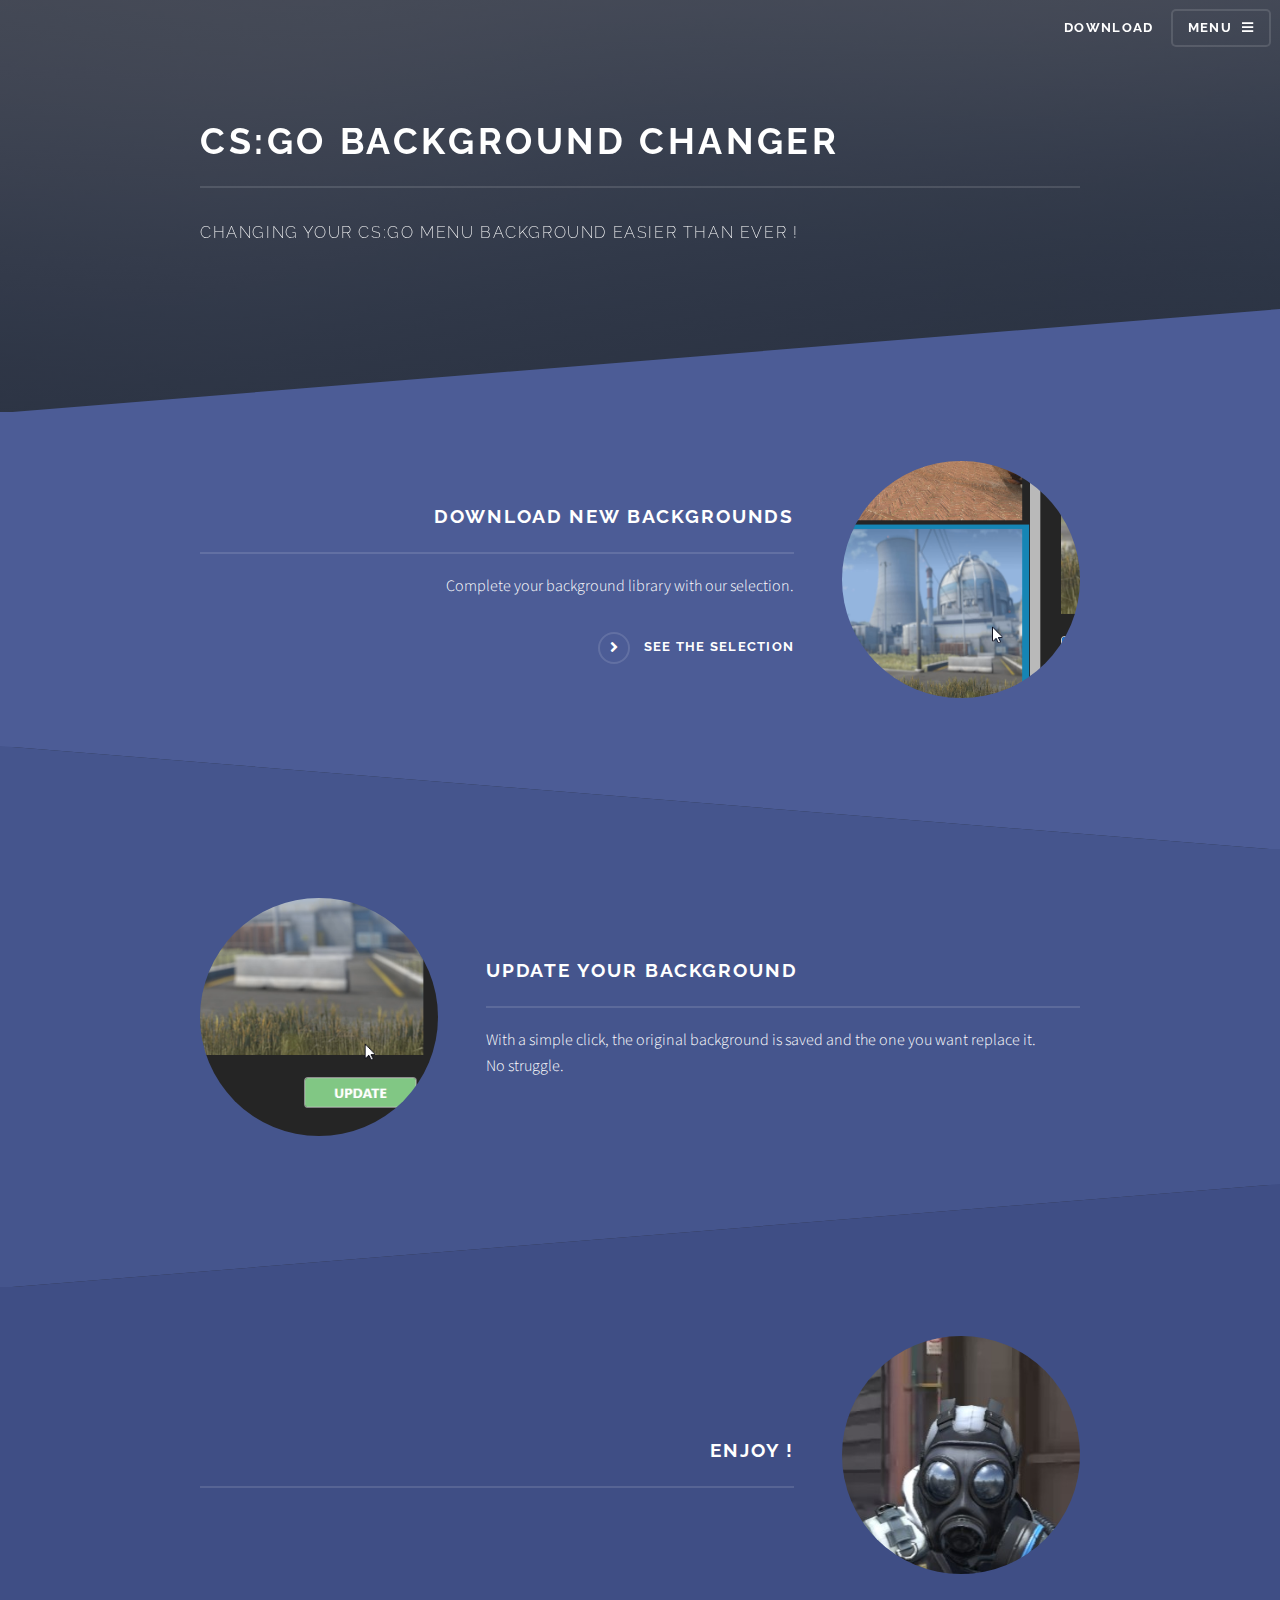
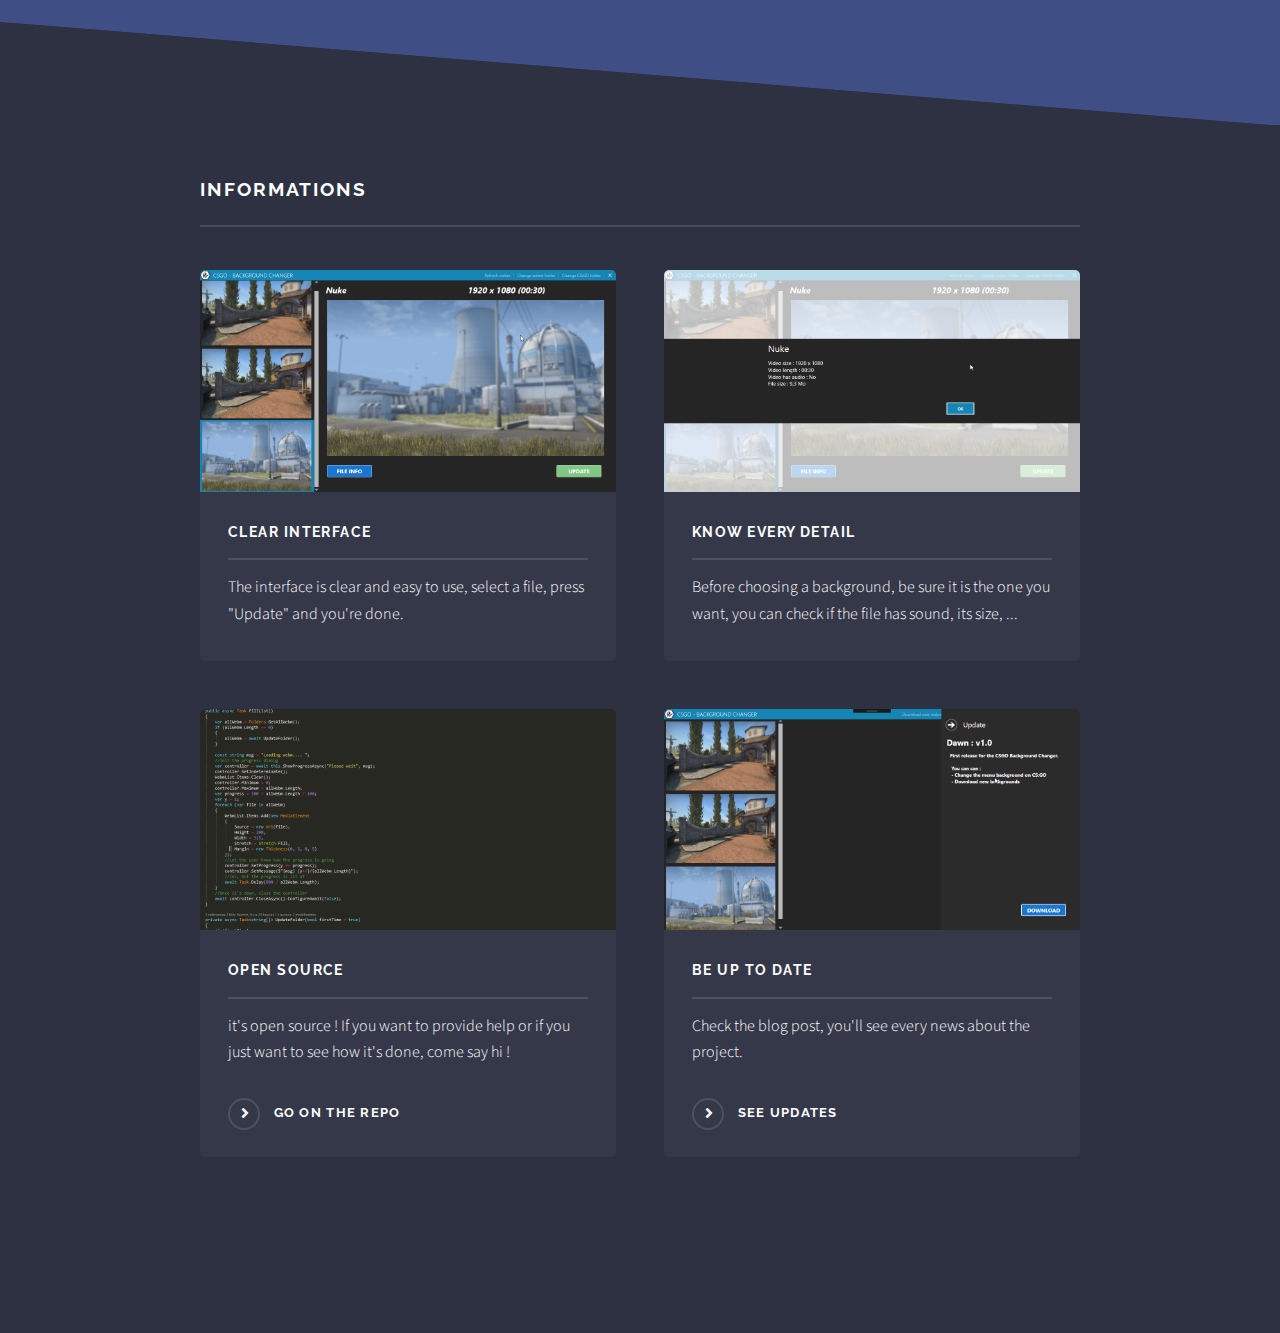
<file: index.html>
﻿<!DOCTYPE HTML>
<!--
	Solid State by HTML5 UP
	html5up.net | @ajlkn
	Free for personal and commercial use under the CCA 3.0 license (html5up.net/license)
-->
<html>
<head>
    <title>CSGO : Background Changer</title>
    <meta charset="utf-8" />
    <meta name="viewport" content="width=device-width, initial-scale=1, user-scalable=no" />
    <link rel="stylesheet" href="assets/css/main.css" />
    <link rel="stylesheet" href="https://use.fontawesome.com/releases/v5.3.1/css/all.css">
    <noscript><link rel="stylesheet" href="assets/css/noscript.css" /></noscript>
</head>
<body class="is-preload">
    <div class="fullscreen-bg">
        <video loop="" muted="" autoplay="" class="fullscreen-bg__video">
            <source src="http://media.steampowered.com/apps/csgo/blog/images/nuke.webm" type="video/webm">
        </video>
    </div>
    <!-- Page Wrapper -->
    <div id="page-wrapper">
        <!-- Header -->
        <header id="header" class="alt">
            <nav>
                <a href="https://github.com/BillyHennin/CsgoBackgroundChanger/releases" target="_blank" >Download</a>
                <a href="#menu">Menu</a>
            </nav>
        </header>
        <!-- Menu -->
        <nav id="menu">
            <div class="inner">
                <h2>Menu</h2>
                <ul class="links">
                    <li><a href="updates.html">Updates</a></li>
                    <li><a href="backgrounds.html">Backgrounds</a></li>
                </ul>
                <a href="#" class="close">Close</a>
            </div>
        </nav>
        <!-- Banner -->
        <section id="banner">
            <div class="inner">
                <h2>CS:GO Background changer</h2>
                <p>Changing your CS:GO Menu background easier than ever !</p>
            </div>
        </section>
        <!-- Wrapper -->
        <section id="wrapper">
            <!-- One -->
            <section id="one" class="wrapper spotlight style1">
                <div class="inner">
                    <img src="images/pic02.jpg" alt="" class="image"/>
                    <div class="content">
                        <h2 class="major">Download new backgrounds</h2>
                        <p>Complete your background library with our selection.</p>
                        <a href="#" class="special">See the selection</a>
                    </div>
                </div>
            </section>
            <!-- Two -->
            <section id="two" class="wrapper alt spotlight style2">
                <div class="inner">
                    <img src="images/pic01.jpg" alt="" class="image"/>
                    <div class="content">
                        <h2 class="major">Update your background</h2>
                        <p>With a simple click, the original background is saved and the one you want replace it. <br /> No struggle.</p>                        
                    </div>
                </div>
            </section>
            <!-- Three -->
            <section id="three" class="wrapper spotlight style3">
                <div class="inner">
                    <img src="images/pic03.jpg" alt="" class="image"/>
                    <div class="content">
                        <h2 class="major">Enjoy !</h2>
                    </div>
                </div>
            </section>
            <!-- Four -->
            <section id="four" class="wrapper alt style1">
                <div class="inner">
                    <h2 class="major">Informations</h2>
                    <section class="features">
                        <article>
                            <img src="images/pic04.jpg" class="image" alt="" />
                            <h3 class="major">Clear interface</h3>
                            <p>The interface is clear and easy to use, select a file, press "Update" and you're done.</p>
                        </article>
                        <article>
                            <img src="images/pic05.jpg" class="image" alt="" />
                            <h3 class="major">Know every detail</h3>
                            <p>Before choosing a background, be sure it is the one you want, you can check if the file has sound, its size, ...</p>
                        </article>
                        <article>
                            <img src="images/pic06.jpg" class="image" alt="" />
                            <h3 class="major">Open source</h3>
                            <p>it's open source ! If you want to provide help or if you just want to see how it's done, come say hi !</p>
                            <a href="https://github.com/BillyHennin/CsgoBackgroundChanger" target="_blank" class="special">Go on the repo</a>
                        </article>
                        <article>
                            <img src="images/pic07.jpg" class="image" alt="" />
                            <h3 class="major">Be up to date</h3>
                            <p>Check the blog post, you'll see every news about the project.</p>
                            <a href="#" class="special">See updates</a>
                        </article>
                    </section>
                </div>
            </section>
        </section>
    </div>
    <!-- Scripts -->
    <script src="assets/js/jquery.min.js"></script>
    <script src="assets/js/jquery.scrollex.min.js"></script>
    <script src="assets/js/browser.min.js"></script>
    <script src="assets/js/breakpoints.min.js"></script>
    <script src="assets/js/util.js"></script>
    <script src="assets/js/main.js"></script>
</body>
</html>
</file>
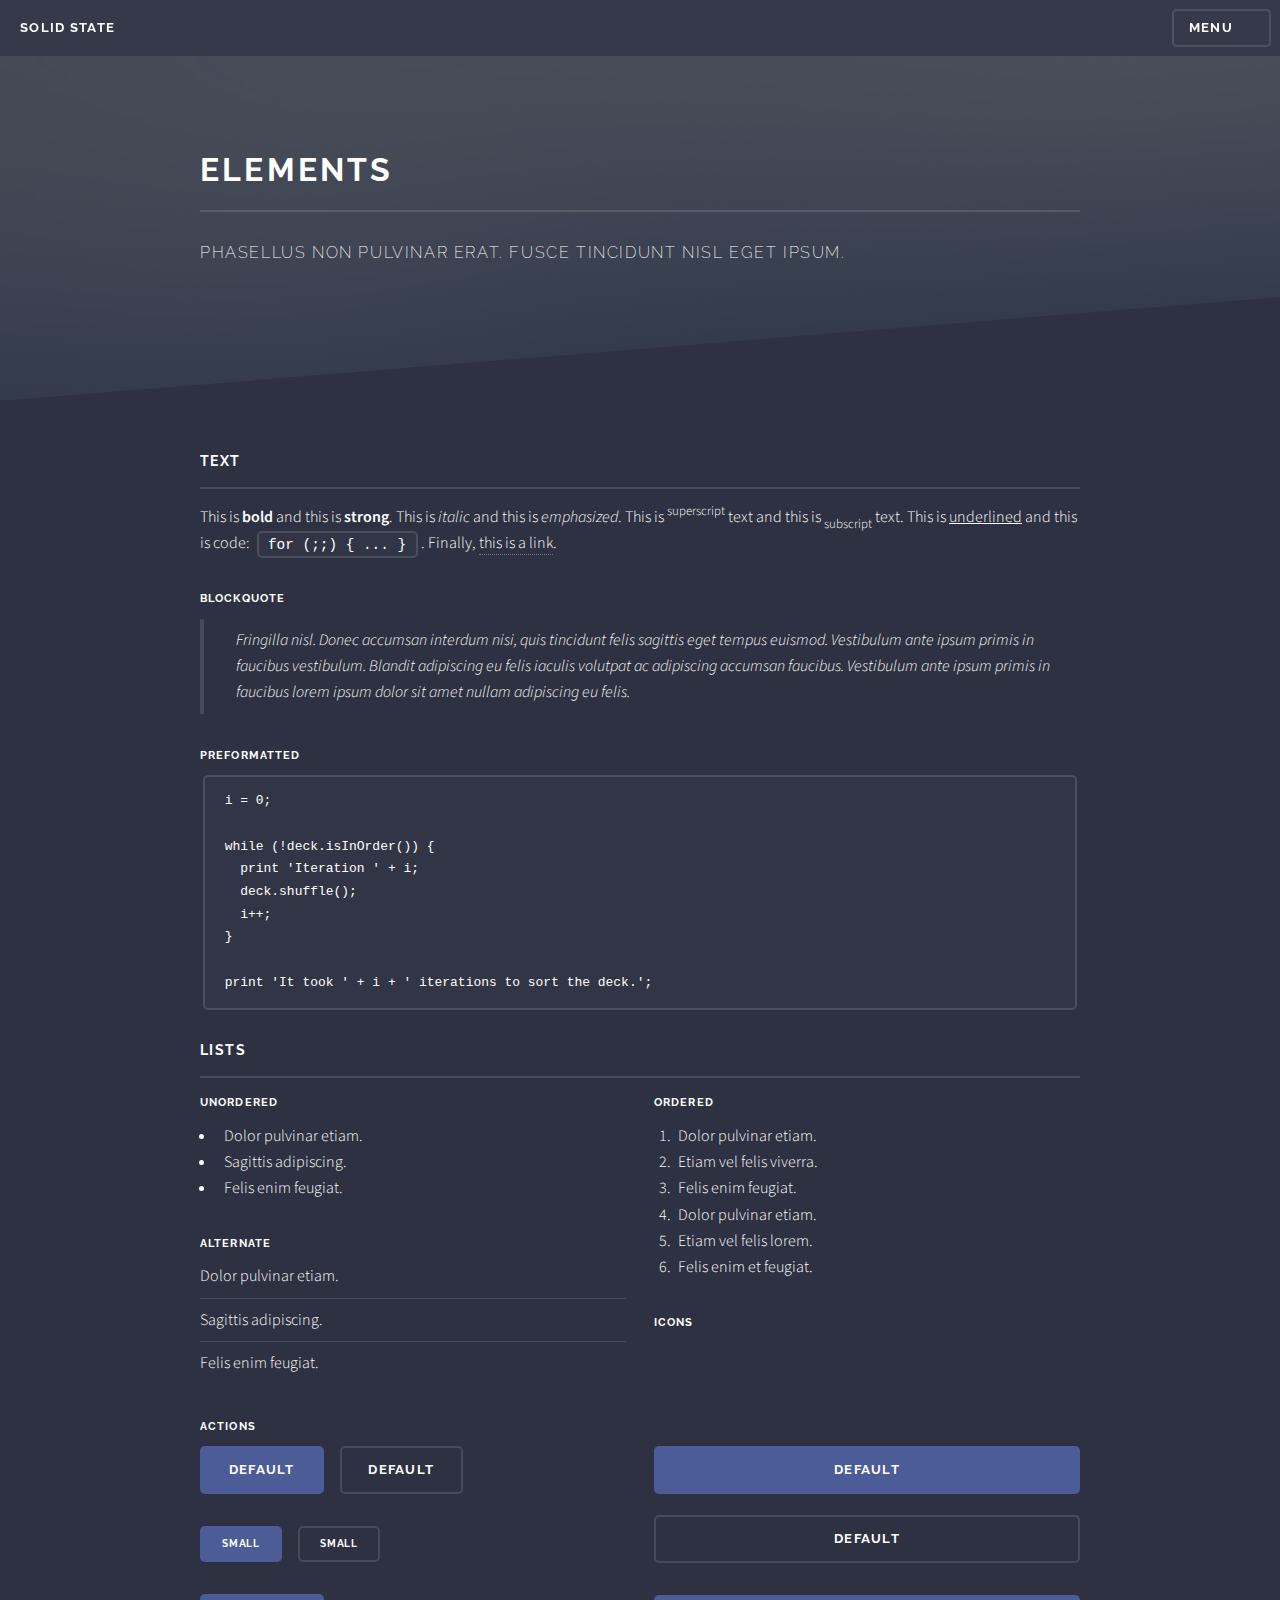
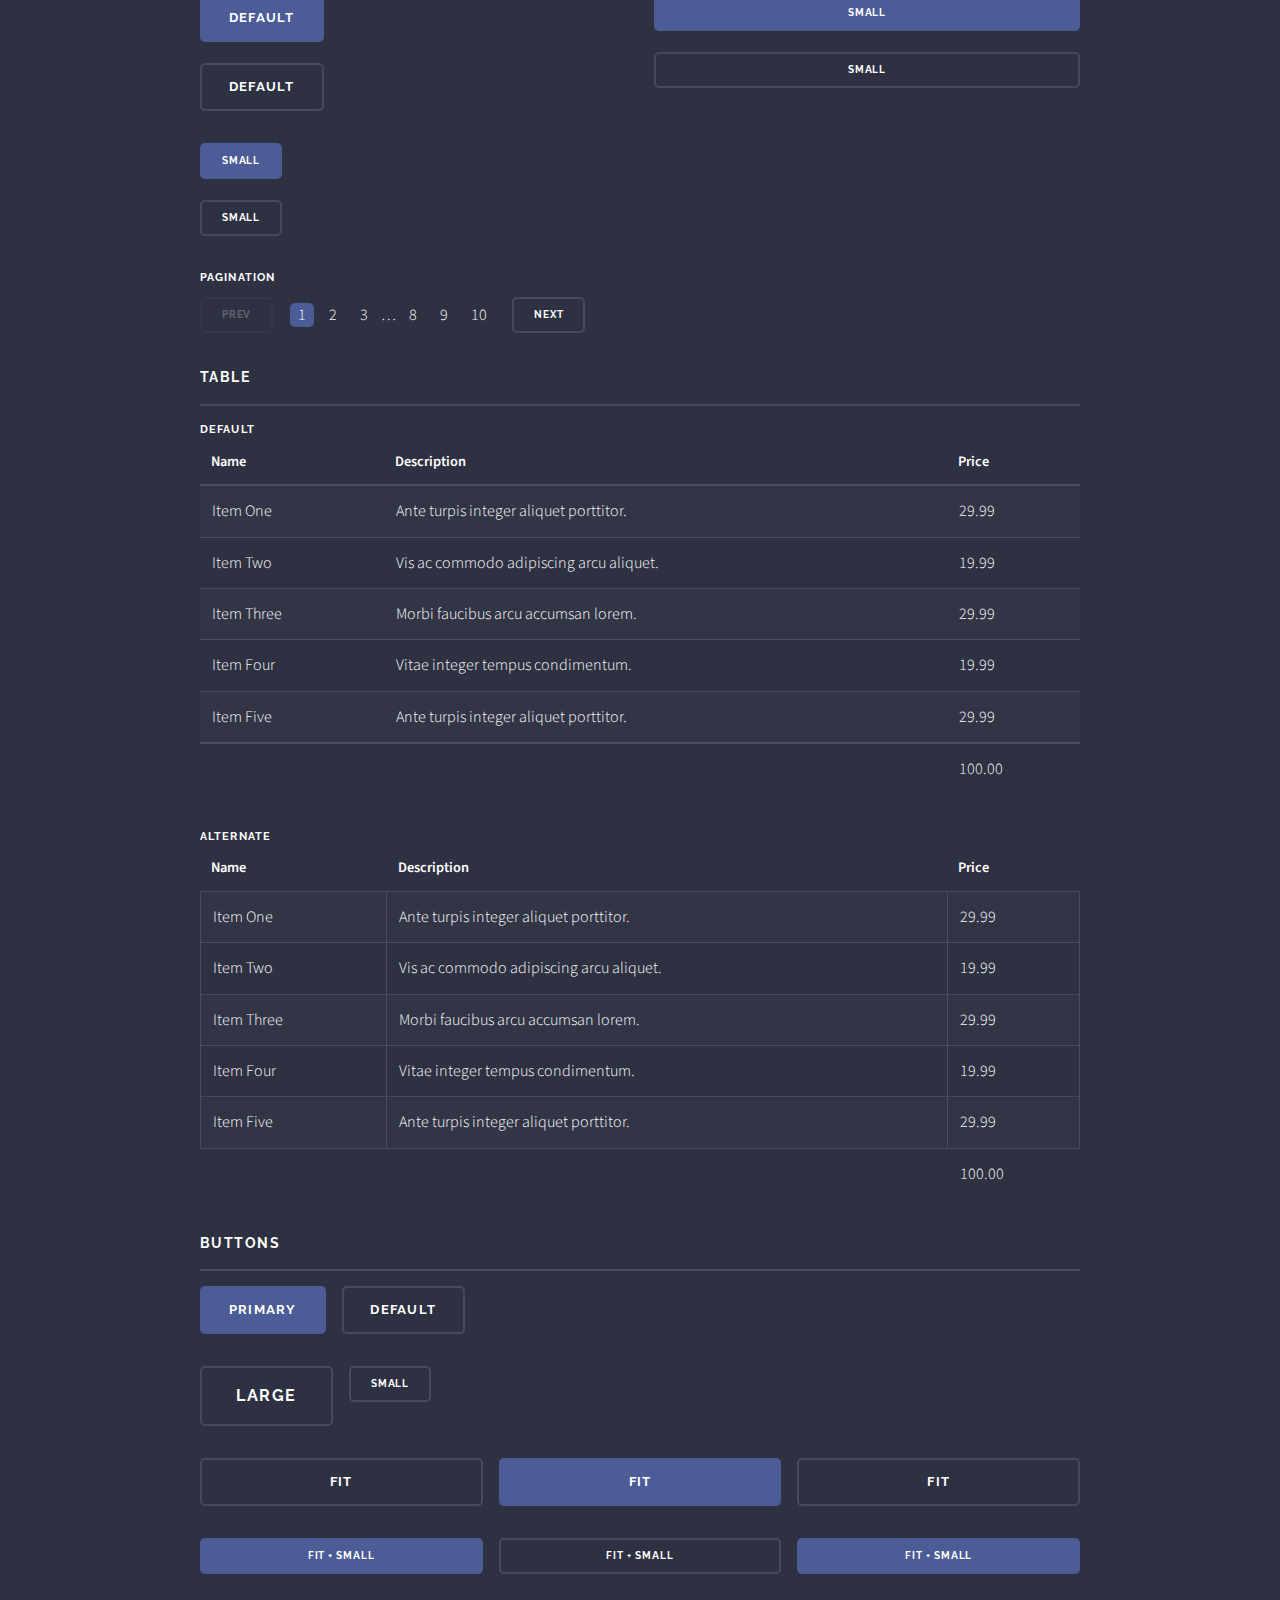
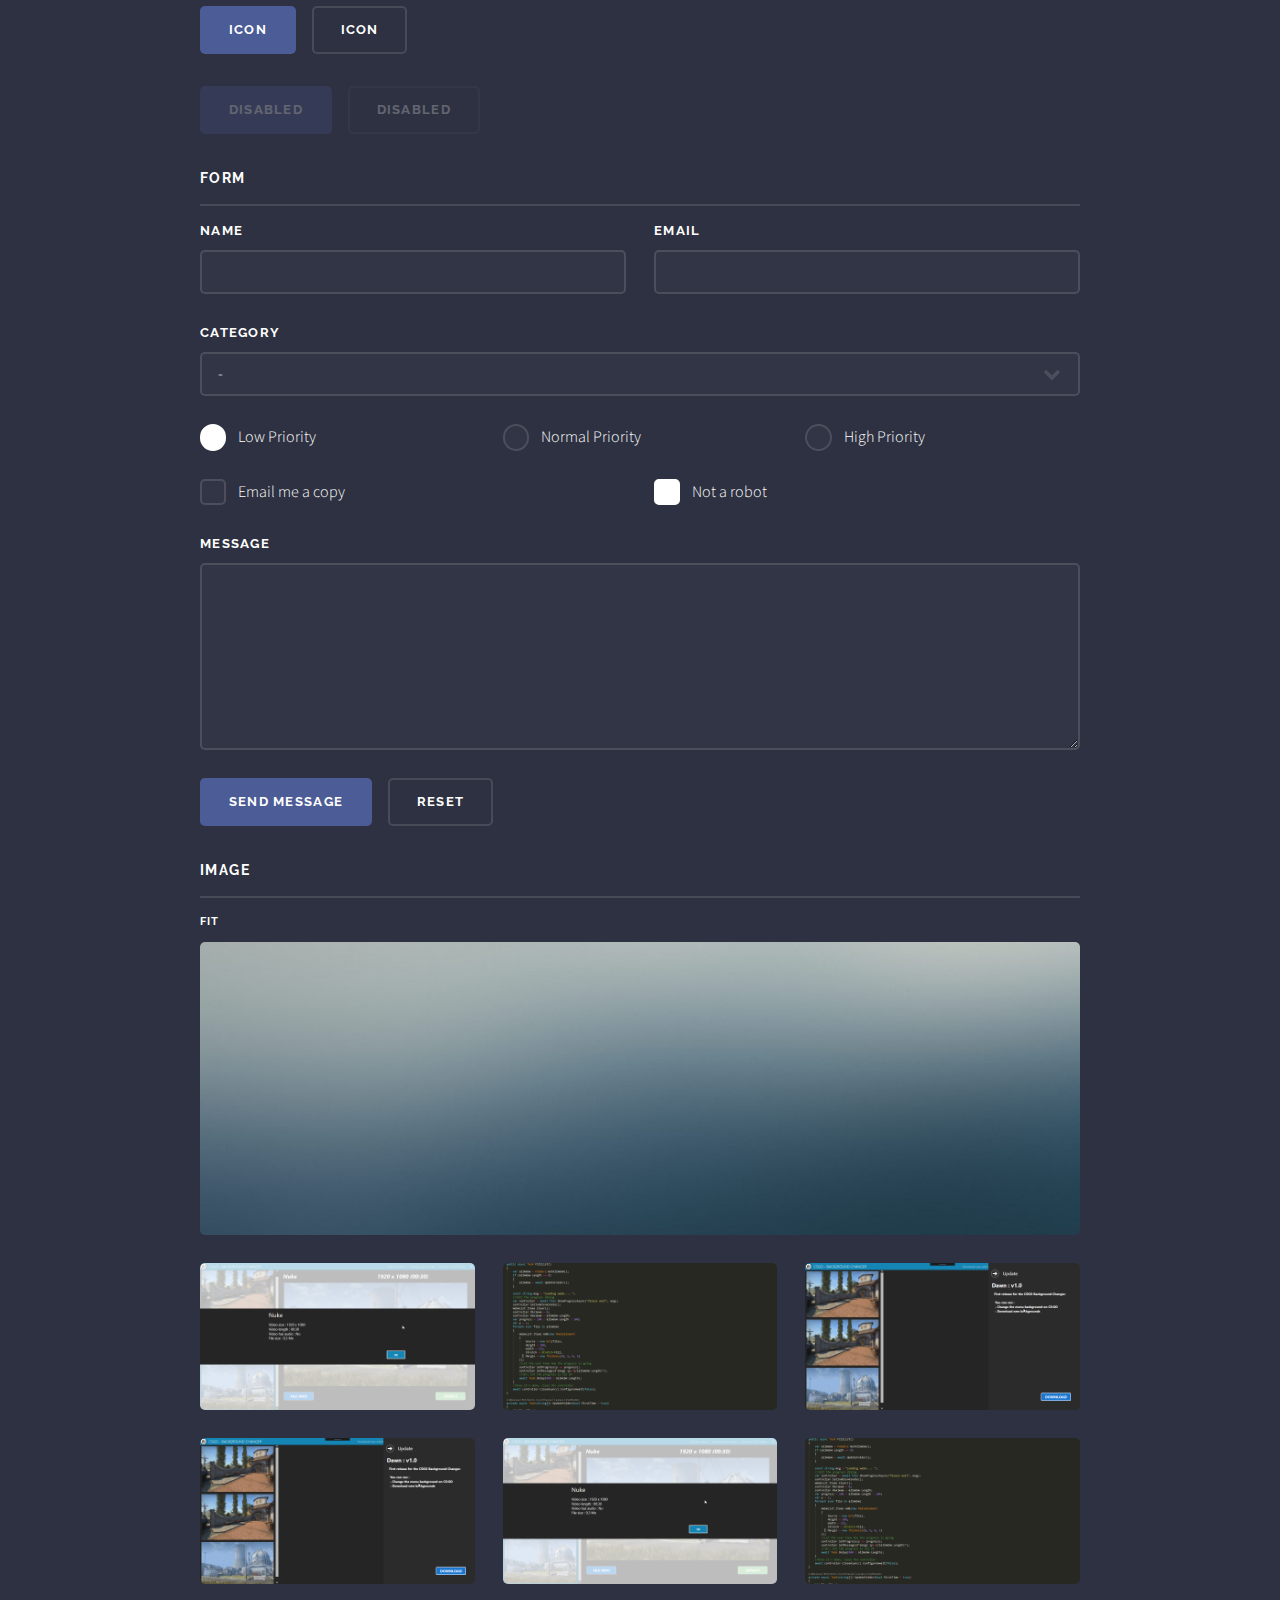
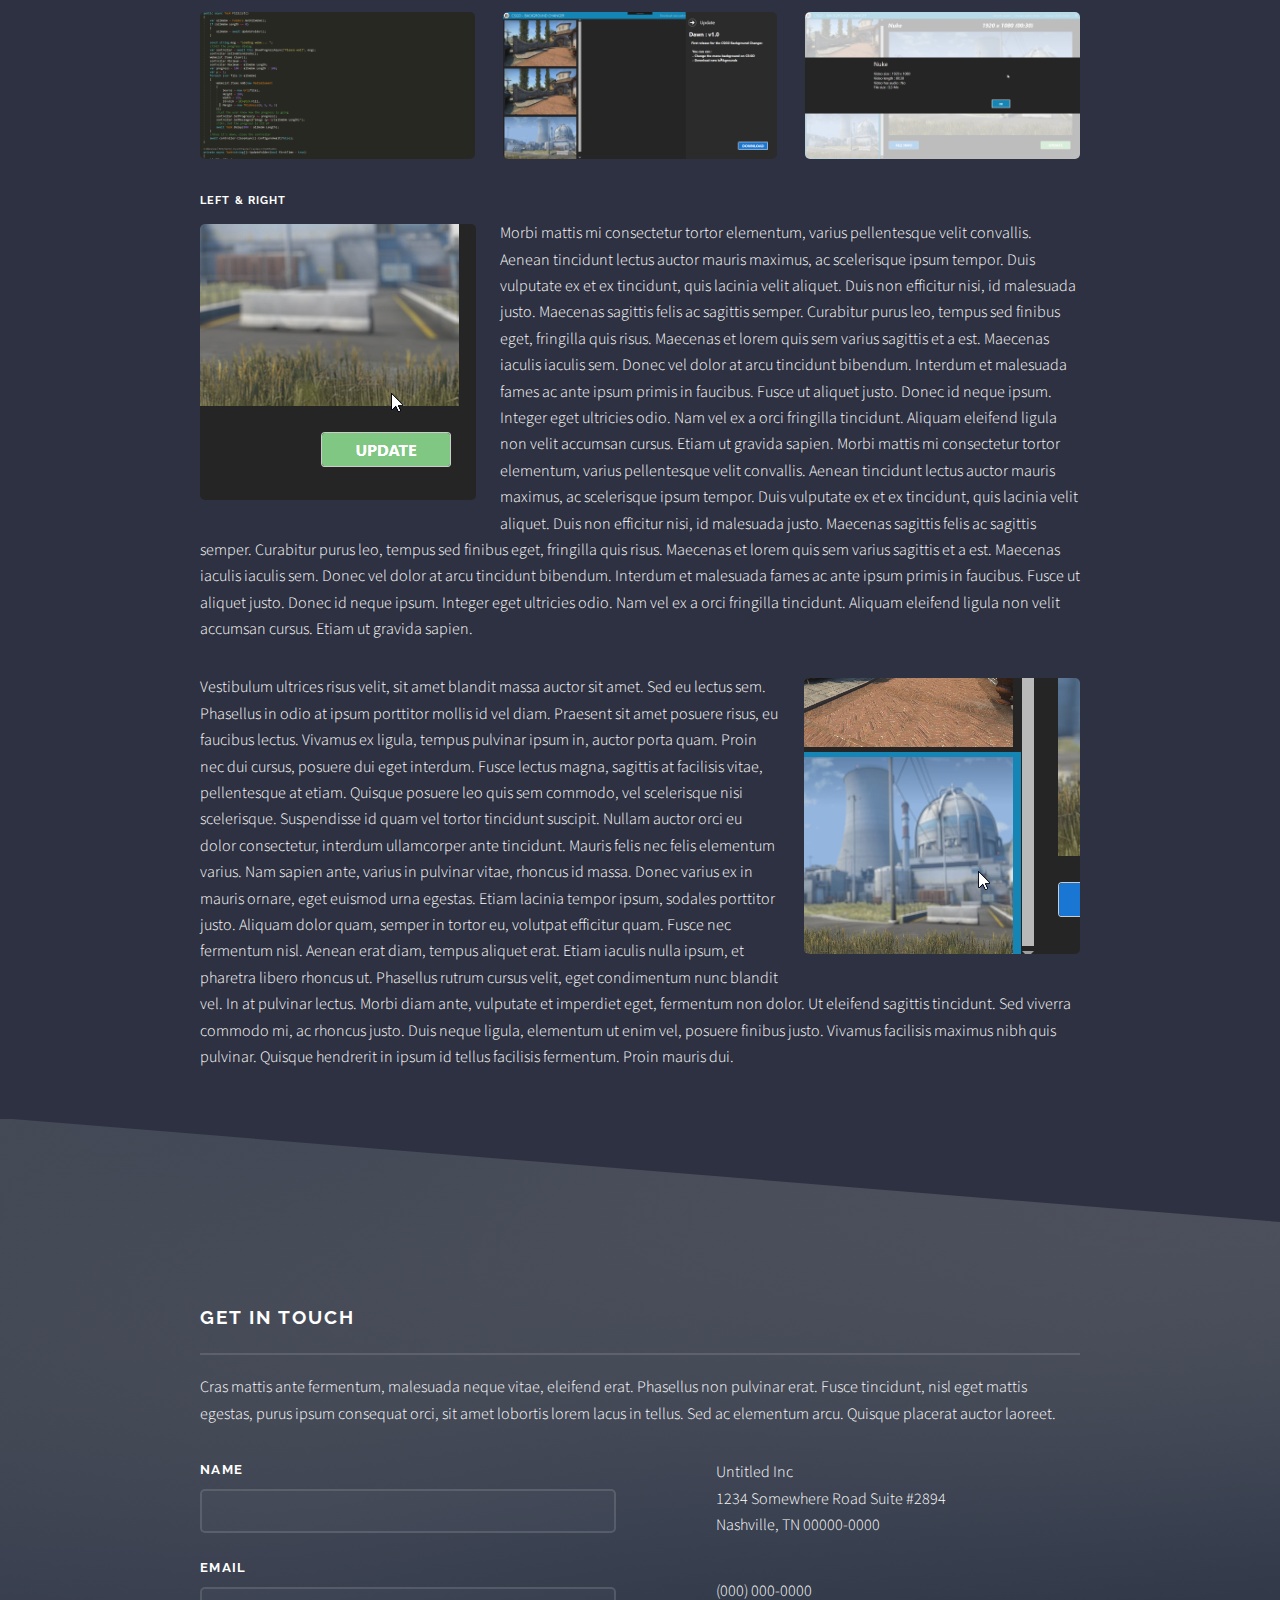
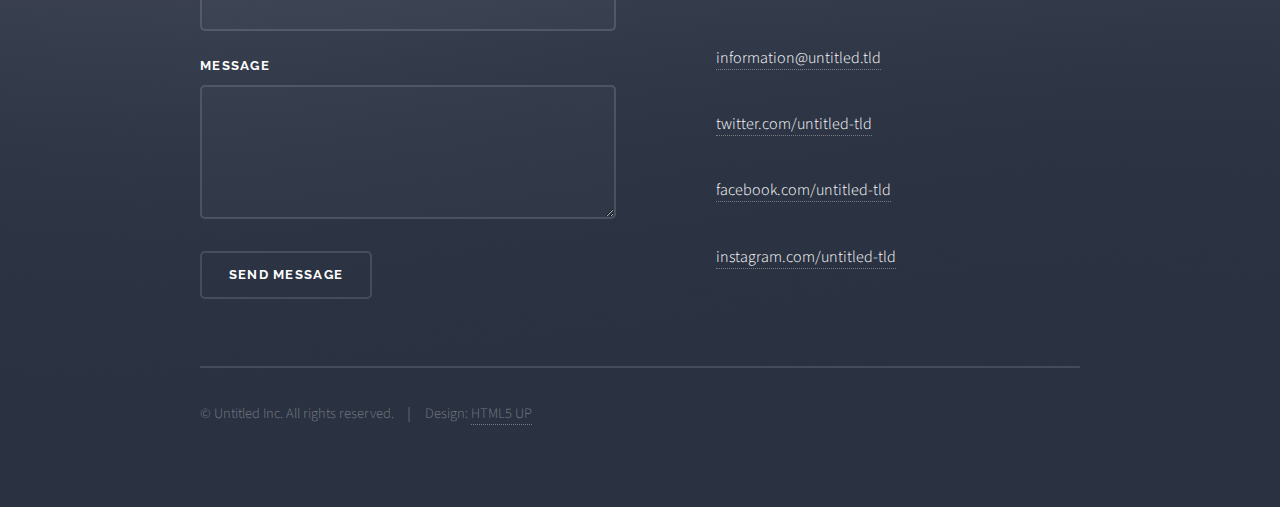
<file: elements.html>
<!DOCTYPE HTML>
<!--
	Solid State by HTML5 UP
	html5up.net | @ajlkn
	Free for personal and commercial use under the CCA 3.0 license (html5up.net/license)
-->
<html>
	<head>
		<title>Elements - Solid State by HTML5 UP</title>
		<meta charset="utf-8" />
		<meta name="viewport" content="width=device-width, initial-scale=1, user-scalable=no" />
		<link rel="stylesheet" href="assets/css/main.css" />
		<noscript><link rel="stylesheet" href="assets/css/noscript.css" /></noscript>
	</head>
	<body class="is-preload">

		<!-- Page Wrapper -->
			<div id="page-wrapper">

				<!-- Header -->
					<header id="header">
						<h1><a href="index.html">Solid State</a></h1>
						<nav>
							<a href="#menu">Menu</a>
						</nav>
					</header>

				<!-- Menu -->
					<nav id="menu">
						<div class="inner">
							<h2>Menu</h2>
							<ul class="links">
								<li><a href="index.html">Home</a></li>
								<li><a href="generic.html">Generic</a></li>
								<li><a href="elements.html">Elements</a></li>
								<li><a href="#">Log In</a></li>
								<li><a href="#">Sign Up</a></li>
							</ul>
							<a href="#" class="close">Close</a>
						</div>
					</nav>

				<!-- Wrapper -->
					<section id="wrapper">
						<header>
							<div class="inner">
								<h2>Elements</h2>
								<p>Phasellus non pulvinar erat. Fusce tincidunt nisl eget ipsum.</p>
							</div>
						</header>

						<!-- Content -->
							<div class="wrapper">
								<div class="inner">

									<section>
										<h3 class="major">Text</h3>
										<p>This is <b>bold</b> and this is <strong>strong</strong>. This is <i>italic</i> and this is <em>emphasized</em>.
										This is <sup>superscript</sup> text and this is <sub>subscript</sub> text.
										This is <u>underlined</u> and this is code: <code>for (;;) { ... }</code>. Finally, <a href="#">this is a link</a>.</p>
										<h4>Blockquote</h4>
										<blockquote>Fringilla nisl. Donec accumsan interdum nisi, quis tincidunt felis sagittis eget tempus euismod. Vestibulum ante ipsum primis in faucibus vestibulum. Blandit adipiscing eu felis iaculis volutpat ac adipiscing accumsan faucibus. Vestibulum ante ipsum primis in faucibus lorem ipsum dolor sit amet nullam adipiscing eu felis.</blockquote>
										<h4>Preformatted</h4>
										<pre><code>i = 0;

while (!deck.isInOrder()) {
  print 'Iteration ' + i;
  deck.shuffle();
  i++;
}

print 'It took ' + i + ' iterations to sort the deck.';</code></pre>
									</section>

									<section>
										<h3 class="major">Lists</h3>
										<div class="row">
											<div class="col-6 col-12-medium">
												<h4>Unordered</h4>
												<ul>
													<li>Dolor pulvinar etiam.</li>
													<li>Sagittis adipiscing.</li>
													<li>Felis enim feugiat.</li>
												</ul>
												<h4>Alternate</h4>
												<ul class="alt">
													<li>Dolor pulvinar etiam.</li>
													<li>Sagittis adipiscing.</li>
													<li>Felis enim feugiat.</li>
												</ul>
											</div>
											<div class="col-6 col-12-medium">
												<h4>Ordered</h4>
												<ol>
													<li>Dolor pulvinar etiam.</li>
													<li>Etiam vel felis viverra.</li>
													<li>Felis enim feugiat.</li>
													<li>Dolor pulvinar etiam.</li>
													<li>Etiam vel felis lorem.</li>
													<li>Felis enim et feugiat.</li>
												</ol>
												<h4>Icons</h4>
												<ul class="icons">
													<li><a href="#" class="icon fa-twitter"><span class="label">Twitter</span></a></li>
													<li><a href="#" class="icon fa-facebook"><span class="label">Facebook</span></a></li>
													<li><a href="#" class="icon fa-instagram"><span class="label">Instagram</span></a></li>
													<li><a href="#" class="icon fa-github"><span class="label">Github</span></a></li>
												</ul>
											</div>
										</div>
										<h4>Actions</h4>
										<div class="row">
											<div class="col-6 col-12-medium">
												<ul class="actions">
													<li><a href="#" class="button primary">Default</a></li>
													<li><a href="#" class="button">Default</a></li>
												</ul>
												<ul class="actions small">
													<li><a href="#" class="button primary small">Small</a></li>
													<li><a href="#" class="button small">Small</a></li>
												</ul>
												<ul class="actions stacked">
													<li><a href="#" class="button primary">Default</a></li>
													<li><a href="#" class="button">Default</a></li>
												</ul>
												<ul class="actions stacked small">
													<li><a href="#" class="button primary small">Small</a></li>
													<li><a href="#" class="button small">Small</a></li>
												</ul>
											</div>
											<div class="col-6 col-12-medium">
												<ul class="actions stacked">
													<li><a href="#" class="button primary fit">Default</a></li>
													<li><a href="#" class="button fit">Default</a></li>
												</ul>
												<ul class="actions stacked small">
													<li><a href="#" class="button primary small fit">Small</a></li>
													<li><a href="#" class="button small fit">Small</a></li>
												</ul>
											</div>
										</div>
										<h4>Pagination</h4>
										<ul class="pagination">
											<li><span class="button small disabled">Prev</span></li>
											<li><a href="#" class="page active">1</a></li>
											<li><a href="#" class="page">2</a></li>
											<li><a href="#" class="page">3</a></li>
											<li><span>&hellip;</span></li>
											<li><a href="#" class="page">8</a></li>
											<li><a href="#" class="page">9</a></li>
											<li><a href="#" class="page">10</a></li>
											<li><a href="#" class="button small">Next</a></li>
										</ul>
									</section>

									<section>
										<h3 class="major">Table</h3>
										<h4>Default</h4>
										<div class="table-wrapper">
											<table>
												<thead>
													<tr>
														<th>Name</th>
														<th>Description</th>
														<th>Price</th>
													</tr>
												</thead>
												<tbody>
													<tr>
														<td>Item One</td>
														<td>Ante turpis integer aliquet porttitor.</td>
														<td>29.99</td>
													</tr>
													<tr>
														<td>Item Two</td>
														<td>Vis ac commodo adipiscing arcu aliquet.</td>
														<td>19.99</td>
													</tr>
													<tr>
														<td>Item Three</td>
														<td> Morbi faucibus arcu accumsan lorem.</td>
														<td>29.99</td>
													</tr>
													<tr>
														<td>Item Four</td>
														<td>Vitae integer tempus condimentum.</td>
														<td>19.99</td>
													</tr>
													<tr>
														<td>Item Five</td>
														<td>Ante turpis integer aliquet porttitor.</td>
														<td>29.99</td>
													</tr>
												</tbody>
												<tfoot>
													<tr>
														<td colspan="2"></td>
														<td>100.00</td>
													</tr>
												</tfoot>
											</table>
										</div>

										<h4>Alternate</h4>
										<div class="table-wrapper">
											<table class="alt">
												<thead>
													<tr>
														<th>Name</th>
														<th>Description</th>
														<th>Price</th>
													</tr>
												</thead>
												<tbody>
													<tr>
														<td>Item One</td>
														<td>Ante turpis integer aliquet porttitor.</td>
														<td>29.99</td>
													</tr>
													<tr>
														<td>Item Two</td>
														<td>Vis ac commodo adipiscing arcu aliquet.</td>
														<td>19.99</td>
													</tr>
													<tr>
														<td>Item Three</td>
														<td> Morbi faucibus arcu accumsan lorem.</td>
														<td>29.99</td>
													</tr>
													<tr>
														<td>Item Four</td>
														<td>Vitae integer tempus condimentum.</td>
														<td>19.99</td>
													</tr>
													<tr>
														<td>Item Five</td>
														<td>Ante turpis integer aliquet porttitor.</td>
														<td>29.99</td>
													</tr>
												</tbody>
												<tfoot>
													<tr>
														<td colspan="2"></td>
														<td>100.00</td>
													</tr>
												</tfoot>
											</table>
										</div>
									</section>

									<section>
										<h3 class="major">Buttons</h3>
										<ul class="actions">
											<li><a href="#" class="button primary">Primary</a></li>
											<li><a href="#" class="button">Default</a></li>
										</ul>
										<ul class="actions">
											<li><a href="#" class="button large">Large</a></li>
											<li><a href="#" class="button small">Small</a></li>
										</ul>
										<ul class="actions fit">
											<li><a href="#" class="button fit">Fit</a></li>
											<li><a href="#" class="button primary fit">Fit</a></li>
											<li><a href="#" class="button fit">Fit</a></li>
										</ul>
										<ul class="actions fit small">
											<li><a href="#" class="button primary fit small">Fit + Small</a></li>
											<li><a href="#" class="button fit small">Fit + Small</a></li>
											<li><a href="#" class="button primary fit small">Fit + Small</a></li>
										</ul>
										<ul class="actions">
											<li><a href="#" class="button primary icon fa-download">Icon</a></li>
											<li><a href="#" class="button icon fa-download">Icon</a></li>
										</ul>
										<ul class="actions">
											<li><span class="button primary disabled">Disabled</span></li>
											<li><span class="button disabled">Disabled</span></li>
										</ul>
									</section>

									<section>
										<h3 class="major">Form</h3>
										<form method="post" action="#">
											<div class="row gtr-uniform">
												<div class="col-6 col-12-xsmall">
													<label for="demo-name">Name</label>
													<input type="text" name="demo-name" id="demo-name" value="" />
												</div>
												<div class="col-6 col-12-xsmall">
													<label for="demo-email">Email</label>
													<input type="email" name="demo-email" id="demo-email" value="" />
												</div>
												<div class="col-12">
													<label for="demo-category">Category</label>
													<select name="demo-category" id="demo-category">
														<option value="">-</option>
														<option value="1">Manufacturing</option>
														<option value="1">Shipping</option>
														<option value="1">Administration</option>
														<option value="1">Human Resources</option>
													</select>
												</div>
												<div class="col-4 col-12-small">
													<input type="radio" id="demo-priority-low" name="demo-priority" checked>
													<label for="demo-priority-low">Low Priority</label>
												</div>
												<div class="col-4 col-12-small">
													<input type="radio" id="demo-priority-normal" name="demo-priority">
													<label for="demo-priority-normal">Normal Priority</label>
												</div>
												<div class="col-4 col-12-small">
													<input type="radio" id="demo-priority-high" name="demo-priority">
													<label for="demo-priority-high">High Priority</label>
												</div>
												<div class="col-6 col-12-small">
													<input type="checkbox" id="demo-copy" name="demo-copy">
													<label for="demo-copy">Email me a copy</label>
												</div>
												<div class="col-6 col-12-small">
													<input type="checkbox" id="demo-human" name="demo-human" checked>
													<label for="demo-human">Not a robot</label>
												</div>
												<div class="col-12">
													<label for="demo-message">Message</label>
													<textarea name="demo-message" id="demo-message" rows="6"></textarea>
												</div>
												<div class="col-12">
													<ul class="actions">
														<li><input type="submit" value="Send Message" class="primary" /></li>
														<li><input type="reset" value="Reset" /></li>
													</ul>
												</div>
											</div>
										</form>
									</section>

									<section>
										<h3 class="major">Image</h3>
										<h4>Fit</h4>
										<div class="box alt">
											<div class="row gtr-uniform">
												<div class="col-12"><span class="image fit"><img src="images/pic08.jpg" alt="" /></span></div>
												<div class="col-4"><span class="image fit"><img src="images/pic05.jpg" alt="" /></span></div>
												<div class="col-4"><span class="image fit"><img src="images/pic06.jpg" alt="" /></span></div>
												<div class="col-4"><span class="image fit"><img src="images/pic07.jpg" alt="" /></span></div>
												<div class="col-4"><span class="image fit"><img src="images/pic07.jpg" alt="" /></span></div>
												<div class="col-4"><span class="image fit"><img src="images/pic05.jpg" alt="" /></span></div>
												<div class="col-4"><span class="image fit"><img src="images/pic06.jpg" alt="" /></span></div>
												<div class="col-4"><span class="image fit"><img src="images/pic06.jpg" alt="" /></span></div>
												<div class="col-4"><span class="image fit"><img src="images/pic07.jpg" alt="" /></span></div>
												<div class="col-4"><span class="image fit"><img src="images/pic05.jpg" alt="" /></span></div>
											</div>
										</div>
										<h4>Left &amp; Right</h4>
										<p><span class="image left"><img src="images/pic01.jpg" alt="" /></span>Morbi mattis mi consectetur tortor elementum, varius pellentesque velit convallis. Aenean tincidunt lectus auctor mauris maximus, ac scelerisque ipsum tempor. Duis vulputate ex et ex tincidunt, quis lacinia velit aliquet. Duis non efficitur nisi, id malesuada justo. Maecenas sagittis felis ac sagittis semper. Curabitur purus leo, tempus sed finibus eget, fringilla quis risus. Maecenas et lorem quis sem varius sagittis et a est. Maecenas iaculis iaculis sem. Donec vel dolor at arcu tincidunt bibendum. Interdum et malesuada fames ac ante ipsum primis in faucibus. Fusce ut aliquet justo. Donec id neque ipsum. Integer eget ultricies odio. Nam vel ex a orci fringilla tincidunt. Aliquam eleifend ligula non velit accumsan cursus. Etiam ut gravida sapien. Morbi mattis mi consectetur tortor elementum, varius pellentesque velit convallis. Aenean tincidunt lectus auctor mauris maximus, ac scelerisque ipsum tempor. Duis vulputate ex et ex tincidunt, quis lacinia velit aliquet. Duis non efficitur nisi, id malesuada justo. Maecenas sagittis felis ac sagittis semper. Curabitur purus leo, tempus sed finibus eget, fringilla quis risus. Maecenas et lorem quis sem varius sagittis et a est. Maecenas iaculis iaculis sem. Donec vel dolor at arcu tincidunt bibendum. Interdum et malesuada fames ac ante ipsum primis in faucibus. Fusce ut aliquet justo. Donec id neque ipsum. Integer eget ultricies odio. Nam vel ex a orci fringilla tincidunt. Aliquam eleifend ligula non velit accumsan cursus. Etiam ut gravida sapien.</p>
										<p><span class="image right"><img src="images/pic02.jpg" alt="" /></span>Vestibulum ultrices risus velit, sit amet blandit massa auctor sit amet. Sed eu lectus sem. Phasellus in odio at ipsum porttitor mollis id vel diam. Praesent sit amet posuere risus, eu faucibus lectus. Vivamus ex ligula, tempus pulvinar ipsum in, auctor porta quam. Proin nec dui cursus, posuere dui eget interdum. Fusce lectus magna, sagittis at facilisis vitae, pellentesque at etiam. Quisque posuere leo quis sem commodo, vel scelerisque nisi scelerisque. Suspendisse id quam vel tortor tincidunt suscipit. Nullam auctor orci eu dolor consectetur, interdum ullamcorper ante tincidunt. Mauris felis nec felis elementum varius. Nam sapien ante, varius in pulvinar vitae, rhoncus id massa. Donec varius ex in mauris ornare, eget euismod urna egestas. Etiam lacinia tempor ipsum, sodales porttitor justo. Aliquam dolor quam, semper in tortor eu, volutpat efficitur quam. Fusce nec fermentum nisl. Aenean erat diam, tempus aliquet erat. Etiam iaculis nulla ipsum, et pharetra libero rhoncus ut. Phasellus rutrum cursus velit, eget condimentum nunc blandit vel. In at pulvinar lectus. Morbi diam ante, vulputate et imperdiet eget, fermentum non dolor. Ut eleifend sagittis tincidunt. Sed viverra commodo mi, ac rhoncus justo. Duis neque ligula, elementum ut enim vel, posuere finibus justo. Vivamus facilisis maximus nibh quis pulvinar. Quisque hendrerit in ipsum id tellus facilisis fermentum. Proin mauris dui.</p>
									</section>

								</div>
							</div>

					</section>

				<!-- Footer -->
					<section id="footer">
						<div class="inner">
							<h2 class="major">Get in touch</h2>
							<p>Cras mattis ante fermentum, malesuada neque vitae, eleifend erat. Phasellus non pulvinar erat. Fusce tincidunt, nisl eget mattis egestas, purus ipsum consequat orci, sit amet lobortis lorem lacus in tellus. Sed ac elementum arcu. Quisque placerat auctor laoreet.</p>
							<form method="post" action="#">
								<div class="fields">
									<div class="field">
										<label for="name">Name</label>
										<input type="text" name="name" id="name" />
									</div>
									<div class="field">
										<label for="email">Email</label>
										<input type="email" name="email" id="email" />
									</div>
									<div class="field">
										<label for="message">Message</label>
										<textarea name="message" id="message" rows="4"></textarea>
									</div>
								</div>
								<ul class="actions">
									<li><input type="submit" value="Send Message" /></li>
								</ul>
							</form>
							<ul class="contact">
								<li class="fa-home">
									Untitled Inc<br />
									1234 Somewhere Road Suite #2894<br />
									Nashville, TN 00000-0000
								</li>
								<li class="fa-phone">(000) 000-0000</li>
								<li class="fa-envelope"><a href="#">information@untitled.tld</a></li>
								<li class="fa-twitter"><a href="#">twitter.com/untitled-tld</a></li>
								<li class="fa-facebook"><a href="#">facebook.com/untitled-tld</a></li>
								<li class="fa-instagram"><a href="#">instagram.com/untitled-tld</a></li>
							</ul>
							<ul class="copyright">
								<li>&copy; Untitled Inc. All rights reserved.</li><li>Design: <a href="http://html5up.net">HTML5 UP</a></li>
							</ul>
						</div>
					</section>

			</div>

		<!-- Scripts -->
			<script src="assets/js/jquery.min.js"></script>
			<script src="assets/js/jquery.scrollex.min.js"></script>
			<script src="assets/js/browser.min.js"></script>
			<script src="assets/js/breakpoints.min.js"></script>
			<script src="assets/js/util.js"></script>
			<script src="assets/js/main.js"></script>

	</body>
</html>
</file>
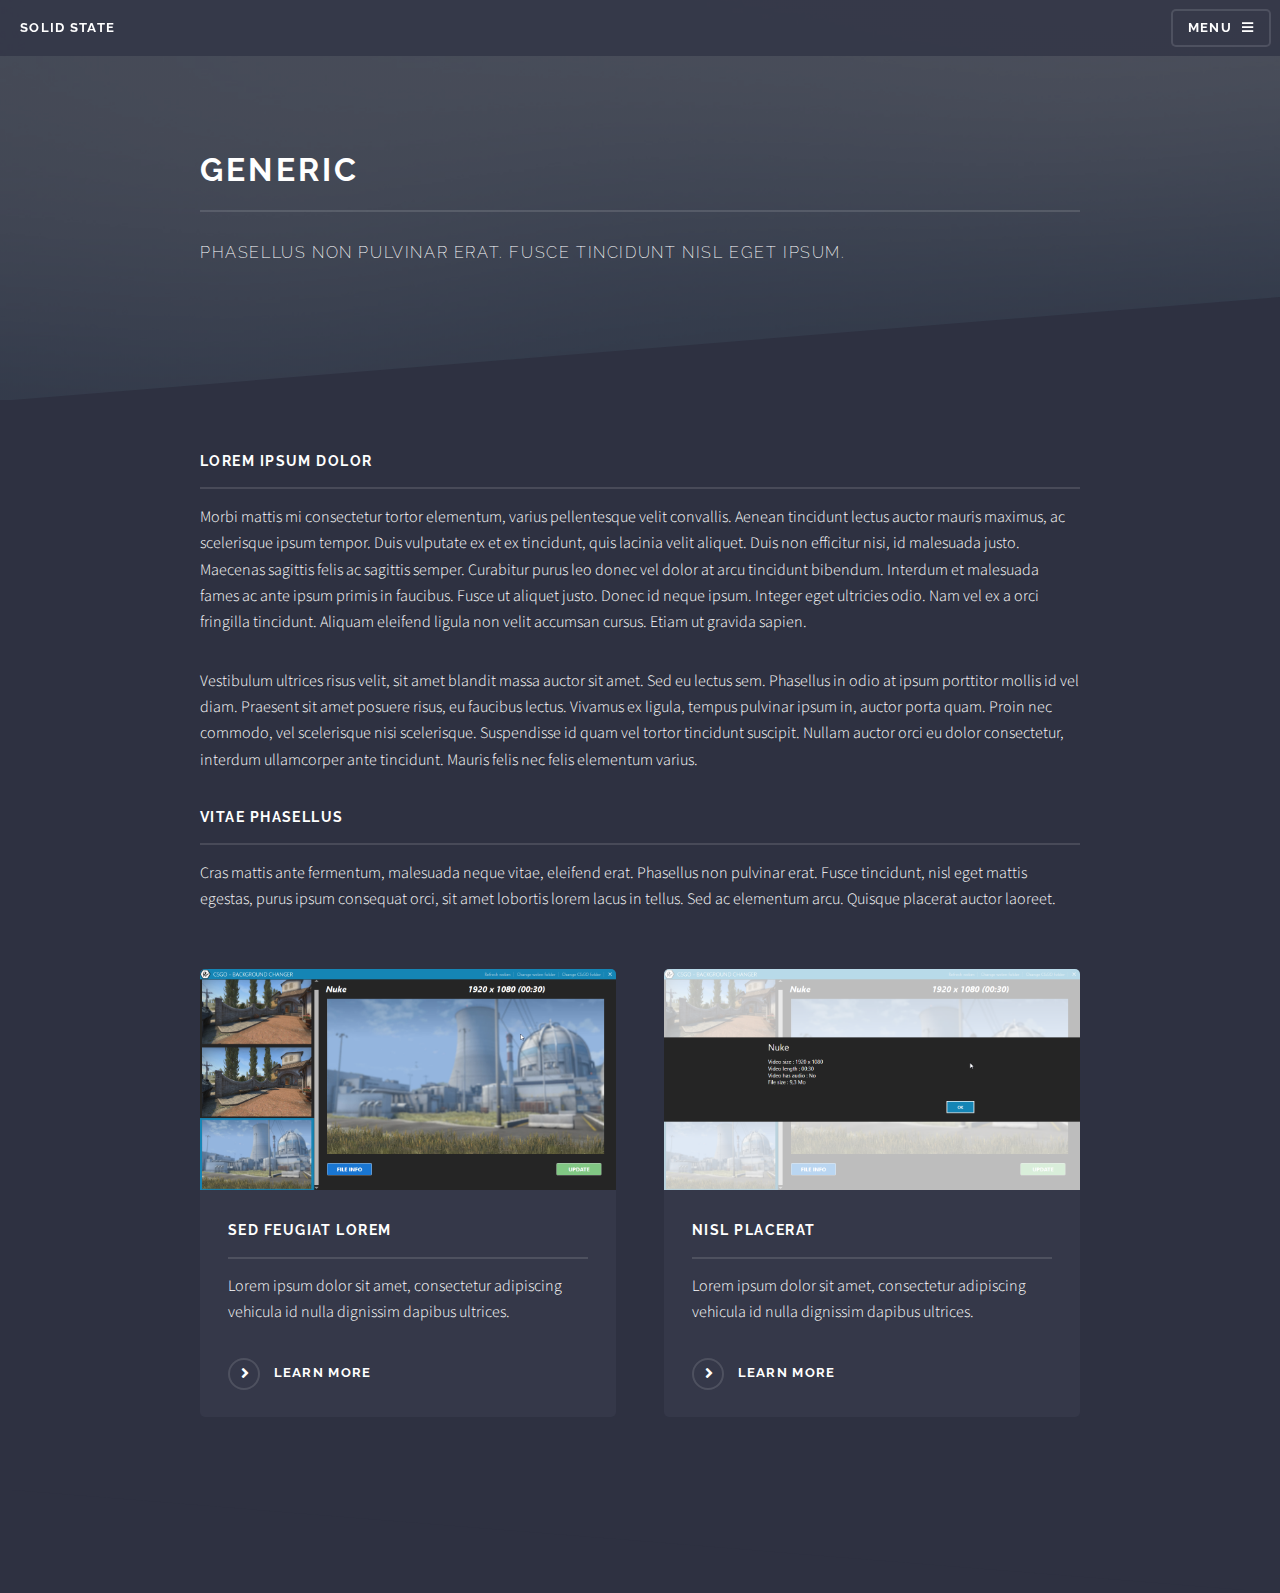
<file: generic.html>
﻿<!DOCTYPE HTML>
<!--
	Solid State by HTML5 UP
	html5up.net | @ajlkn
	Free for personal and commercial use under the CCA 3.0 license (html5up.net/license)
-->
<html>
<head>
    <title>CSGO : Background Changer</title>
    <meta charset="utf-8" />
    <meta name="viewport" content="width=device-width, initial-scale=1, user-scalable=no" />
    <link rel="stylesheet" href="assets/css/main.css" />
    <link rel="stylesheet" href="https://use.fontawesome.com/releases/v5.3.1/css/all.css">
    <noscript><link rel="stylesheet" href="assets/css/noscript.css" /></noscript>
</head>
<body class="is-preload">
    <div class="fullscreen-bg">
        <video loop="" muted="" autoplay="" class="fullscreen-bg__video">
            <source src="http://media.steampowered.com/apps/csgo/blog/images/nuke.webm" type="video/webm">
        </video>
    </div>
    <!-- Page Wrapper -->
    <div id="page-wrapper">
        <!-- Header -->
        <header id="header">
            <h1><a href="index.html">Solid State</a></h1>
            <nav>
                <a href="#menu">Menu</a>
            </nav>
        </header>
        <!-- Menu -->
        <nav id="menu">
            <div class="inner">
                <h2>Menu</h2>
                <ul class="links">
                    <li><a href="index.html">Home</a></li>
                    <li><a href="generic.html">Generic</a></li>
                    <li><a href="elements.html">Elements</a></li>
                </ul>
                <a href="#" class="close">Close</a>
            </div>
        </nav>
        <!-- Wrapper -->
        <section id="wrapper">
            <header>
                <div class="inner">
                    <h2>Generic</h2>
                    <p>Phasellus non pulvinar erat. Fusce tincidunt nisl eget ipsum.</p>
                </div>
            </header>

            <!-- Content -->
            <div class="wrapper">
                <div class="inner">

                    <h3 class="major">Lorem ipsum dolor</h3>
                    <p>Morbi mattis mi consectetur tortor elementum, varius pellentesque velit convallis. Aenean tincidunt lectus auctor mauris maximus, ac scelerisque ipsum tempor. Duis vulputate ex et ex tincidunt, quis lacinia velit aliquet. Duis non efficitur nisi, id malesuada justo. Maecenas sagittis felis ac sagittis semper. Curabitur purus leo donec vel dolor at arcu tincidunt bibendum. Interdum et malesuada fames ac ante ipsum primis in faucibus. Fusce ut aliquet justo. Donec id neque ipsum. Integer eget ultricies odio. Nam vel ex a orci fringilla tincidunt. Aliquam eleifend ligula non velit accumsan cursus. Etiam ut gravida sapien.</p>

                    <p>Vestibulum ultrices risus velit, sit amet blandit massa auctor sit amet. Sed eu lectus sem. Phasellus in odio at ipsum porttitor mollis id vel diam. Praesent sit amet posuere risus, eu faucibus lectus. Vivamus ex ligula, tempus pulvinar ipsum in, auctor porta quam. Proin nec commodo, vel scelerisque nisi scelerisque. Suspendisse id quam vel tortor tincidunt suscipit. Nullam auctor orci eu dolor consectetur, interdum ullamcorper ante tincidunt. Mauris felis nec felis elementum varius.</p>

                    <h3 class="major">Vitae phasellus</h3>
                    <p>Cras mattis ante fermentum, malesuada neque vitae, eleifend erat. Phasellus non pulvinar erat. Fusce tincidunt, nisl eget mattis egestas, purus ipsum consequat orci, sit amet lobortis lorem lacus in tellus. Sed ac elementum arcu. Quisque placerat auctor laoreet.</p>

                    <section class="features">
                        <article>
                            <a href="#" class="image"><img src="images/pic04.jpg" alt="" /></a>
                            <h3 class="major">Sed feugiat lorem</h3>
                            <p>Lorem ipsum dolor sit amet, consectetur adipiscing vehicula id nulla dignissim dapibus ultrices.</p>
                            <a href="#" class="special">Learn more</a>
                        </article>
                        <article>
                            <a href="#" class="image"><img src="images/pic05.jpg" alt="" /></a>
                            <h3 class="major">Nisl placerat</h3>
                            <p>Lorem ipsum dolor sit amet, consectetur adipiscing vehicula id nulla dignissim dapibus ultrices.</p>
                            <a href="#" class="special">Learn more</a>
                        </article>
                    </section>
                </div>
            </div>
        </section>
    </div>
    <!-- Scripts -->
    <script src="assets/js/jquery.min.js"></script>
    <script src="assets/js/jquery.scrollex.min.js"></script>
    <script src="assets/js/browser.min.js"></script>
    <script src="assets/js/breakpoints.min.js"></script>
    <script src="assets/js/util.js"></script>
    <script src="assets/js/main.js"></script>
</body>
</html>
</file>
<file: assets/css/main.css>
@import url("https://fonts.googleapis.com/css?family=Raleway:200,700|Source+Sans+Pro:300,600,300italic,600italic");

/*
	Solid State by HTML5 UP
	html5up.net | @ajlkn
	Free for personal and commercial use under the CCA 3.0 license (html5up.net/license)
*/

@font-face {
    font-weight: 900;
    font-family: "Font Awesome\ 5 Free"
}

html, body, div, span, applet, object,
iframe, h1, h2, h3, h4, h5, h6, p, blockquote,
pre, a, abbr, acronym, address, big, cite,
code, del, dfn, em, img, ins, kbd, q, s, samp,
small, strike, strong, sub, sup, tt, var, b,
u, i, center, dl, dt, dd, ol, ul, li, fieldset,
form, label, legend, table, caption, tbody,
tfoot, thead, tr, th, td, article, aside,
canvas, details, embed, figure, figcaption,
footer, header, hgroup, menu, nav, output, ruby,
section, summary, time, mark, audio, video {
	margin: 0;
	padding: 0;
	border: 0;
	font-size: 100%;
	font: inherit;
	vertical-align: baseline;}

article, aside, details, figcaption, figure,
footer, header, hgroup, menu, nav, section {
	display: block;}

body {
	line-height: 1;
}

ol, ul {
	list-style: none;
}

blockquote, q {
	quotes: none;
}

   

    blockquote:before, blockquote:after, q:before, q:after {
        content: '';
        content: none;
    }

table {
	border-collapse: collapse;
	border-spacing: 0;
}

body {
	-webkit-text-size-adjust: none;
}

mark {
	background-color: transparent;
	color: inherit;
}

input::-moz-focus-inner {
	border: 0;
	padding: 0;
}

input, select, textarea {
	-moz-appearance: none;
	-webkit-appearance: none;
	-ms-appearance: none;
	appearance: none;
}

/* Basic */

	@-ms-viewport {
		width: device-width;
	}

	body {
		-ms-overflow-style: scrollbar;
	}

	@media screen and (max-width: 480px) {

		html, body {
			min-width: 320px;
		}

	}

	html {
		box-sizing: border-box;
	}

	*, *:before, *:after {
		box-sizing: inherit;
	}

    .fullscreen-bg__video {
        position: absolute;
        top: 0;
        right: 0;
        bottom: 0;
        left: 0;
        overflow: hidden;
        z-index: -10;
        width: 100%;
    }

    body {
        background-color: #2e3141;
        background-image: linear-gradient(to top, rgba(46, 49, 65, 0.8), rgba(46, 49, 65, 0.8)), url("../../images/bg.jpg");
        background-size: auto, cover;
        background-attachment: fixed, fixed;
        background-position: center, center;
    }

		body.is-preload *, body.is-preload *:before, body.is-preload *:after {
			-moz-animation: none !important;
			-webkit-animation: none !important;
			-ms-animation: none !important;
			animation: none !important;
			-moz-transition: none !important;
			-webkit-transition: none !important;
			-ms-transition: none !important;
			transition: none !important;
		}

/* Type */

	body, input, select, textarea {
		color: #ffffff;
		font-family: "Source Sans Pro", Helvetica, sans-serif;
		font-size: 16.5pt;
		font-weight: 300;
		line-height: 1.65;
	}

		@media screen and (max-width: 1680px) {

			body, input, select, textarea {
				font-size: 13pt;
			}

		}

		@media screen and (max-width: 1280px) {

			body, input, select, textarea {
				font-size: 12pt;
			}

		}

		@media screen and (max-width: 980px) {

			body, input, select, textarea {
				font-size: 12pt;
			}

		}

		@media screen and (max-width: 736px) {

			body, input, select, textarea {
				font-size: 12pt;
			}

		}

		@media screen and (max-width: 480px) {

			body, input, select, textarea {
				font-size: 12pt;
			}

		}

	a {
		-moz-transition: color 0.2s ease-in-out, border-bottom-color 0.2s ease-in-out;
		-webkit-transition: color 0.2s ease-in-out, border-bottom-color 0.2s ease-in-out;
		-ms-transition: color 0.2s ease-in-out, border-bottom-color 0.2s ease-in-out;
		transition: color 0.2s ease-in-out, border-bottom-color 0.2s ease-in-out;
		border-bottom: dotted 1px rgba(255, 255, 255, 0.35);
		color: #ffffff;
		text-decoration: none;
	}

		a:hover {
			border-bottom-color: transparent;
			color: #ffffff !important;
		}

		a.special:not(.button) {
			text-decoration: none;
			border-bottom: 0;
			display: block;
			font-family: Raleway, Helvetica, sans-serif;
			font-size: 0.8em;
			font-weight: 700;
			letter-spacing: 0.1em;
			margin: 0 0 2em 0;
			text-transform: uppercase;
		}

            a.special:not(.button):before {
                -moz-osx-font-smoothing: grayscale;
                -webkit-font-smoothing: antialiased;
                font-family: "Font Awesome\ 5 Free";
                font-style: normal;
                font-weight: 900;
                text-transform: none !important;
            }

			a.special:not(.button):before {
				-moz-transition: background-color 0.2s ease-in-out;
				-webkit-transition: background-color 0.2s ease-in-out;
				-ms-transition: background-color 0.2s ease-in-out;
				transition: background-color 0.2s ease-in-out;
				border-radius: 100%;
				border: solid 2px rgba(255, 255, 255, 0.125);
				content: '\f105';
				display: inline-block;
				font-size: 1.25em;
				height: 2em;
				line-height: 1.65em;
				margin-right: 0.85em;
				text-align: center;
				text-indent: 0.15em;
				vertical-align: middle;
				width: 2em;
			}

			a.special:not(.button):hover:before {
				background-color: rgba(255, 255, 255, 0.025);
			}

			a.special:not(.button):active:before {
				background-color: rgba(255, 255, 255, 0.075);
			}

	strong, b {
		color: #ffffff;
		font-weight: 600;
	}

	em, i {
		font-style: italic;
	}

	p {
		margin: 0 0 2em 0;
	}

	h1, h2, h3, h4, h5, h6 {
		color: #ffffff;
		font-family: Raleway, Helvetica, sans-serif;
		font-weight: 700;
		letter-spacing: 0.1em;
		margin: 0 0 1em 0;
		text-transform: uppercase;
	}

		h1 a, h2 a, h3 a, h4 a, h5 a, h6 a {
			color: inherit;
			text-decoration: none;
			border-bottom: 0;
		}

		h1 span, h2 span, h3 span, h4 span, h5 span, h6 span {
			font-weight: 200;
		}

		h1.major, h2.major, h3.major, h4.major, h5.major, h6.major {
			padding-bottom: 1em;
			border-bottom: solid 2px rgba(255, 255, 255, 0.125);
		}

	h2 {
		font-size: 1.2em;
	}

	h3 {
		font-size: 0.9em;
	}

	h4 {
		font-size: 0.7em;
	}

	h5 {
		font-size: 0.7em;
	}

	h6 {
		font-size: 0.7em;
	}

	@media screen and (max-width: 736px) {

		h2 {
			font-size: 1em;
		}

		h3 {
			font-size: 0.8em;
		}

	}

	sub {
		font-size: 0.8em;
		position: relative;
		top: 0.5em;
	}

	sup {
		font-size: 0.8em;
		position: relative;
		top: -0.5em;
	}

	blockquote {
		border-left: solid 4px rgba(255, 255, 255, 0.125);
		font-style: italic;
		margin: 0 0 2em 0;
		padding: 0.5em 0 0.5em 2em;
	}

	code {
		background: rgba(255, 255, 255, 0.025);
		border-radius: 5px;
		border: solid 2px rgba(255, 255, 255, 0.125);
		font-family: "Courier New", monospace;
		font-size: 0.9em;
		margin: 0 0.25em;
		padding: 0.25em 0.65em;
	}

	pre {
		-webkit-overflow-scrolling: touch;
		font-family: "Courier New", monospace;
		font-size: 0.9em;
		margin: 0 0 2em 0;
	}

		pre code {
			display: block;
			line-height: 1.75em;
			padding: 1em 1.5em;
			overflow-x: auto;
		}

	hr {
		border: 0;
		border-bottom: solid 2px rgba(255, 255, 255, 0.125);
		margin: 2.5em 0;
	}

		hr.major {
			margin: 4em 0;
		}

	.align-left {
		text-align: left;
	}

	.align-center {
		text-align: center;
	}

	.align-right {
		text-align: right;
	}

/* Row */

	.row {
		display: flex;
		flex-wrap: wrap;
		box-sizing: border-box;
		align-items: stretch;
	}

		.row > * {
			box-sizing: border-box;
		}

		.row.gtr-uniform > * > :last-child {
			margin-bottom: 0;
		}

		.row.aln-left {
			justify-content: flex-start;
		}

		.row.aln-center {
			justify-content: center;
		}

		.row.aln-right {
			justify-content: flex-end;
		}

		.row.aln-top {
			align-items: flex-start;
		}

		.row.aln-middle {
			align-items: center;
		}

		.row.aln-bottom {
			align-items: flex-end;
		}

		.row > .imp {
			order: -1;
		}

		.row > .col-1 {
			width: 8.3333333333%;
		}

		.row > .off-1 {
			margin-left: 8.3333333333%;
		}

		.row > .col-2 {
			width: 16.6666666667%;
		}

		.row > .off-2 {
			margin-left: 16.6666666667%;
		}

		.row > .col-3 {
			width: 25%;
		}

		.row > .off-3 {
			margin-left: 25%;
		}

		.row > .col-4 {
			width: 33.3333333333%;
		}

		.row > .off-4 {
			margin-left: 33.3333333333%;
		}

		.row > .col-5 {
			width: 41.6666666667%;
		}

		.row > .off-5 {
			margin-left: 41.6666666667%;
		}

		.row > .col-6 {
			width: 50%;
		}

		.row > .off-6 {
			margin-left: 50%;
		}

		.row > .col-7 {
			width: 58.3333333333%;
		}

		.row > .off-7 {
			margin-left: 58.3333333333%;
		}

		.row > .col-8 {
			width: 66.6666666667%;
		}

		.row > .off-8 {
			margin-left: 66.6666666667%;
		}

		.row > .col-9 {
			width: 75%;
		}

		.row > .off-9 {
			margin-left: 75%;
		}

		.row > .col-10 {
			width: 83.3333333333%;
		}

		.row > .off-10 {
			margin-left: 83.3333333333%;
		}

		.row > .col-11 {
			width: 91.6666666667%;
		}

		.row > .off-11 {
			margin-left: 91.6666666667%;
		}

		.row > .col-12 {
			width: 100%;
		}

		.row > .off-12 {
			margin-left: 100%;
		}

		.row.gtr-0 {
			margin-top: 0;
			margin-left: 0em;
		}

			.row.gtr-0 > * {
				padding: 0 0 0 0em;
			}

			.row.gtr-0.gtr-uniform {
				margin-top: 0em;
			}

				.row.gtr-0.gtr-uniform > * {
					padding-top: 0em;
				}

		.row.gtr-25 {
			margin-top: 0;
			margin-left: -0.4375em;
		}

			.row.gtr-25 > * {
				padding: 0 0 0 0.4375em;
			}

			.row.gtr-25.gtr-uniform {
				margin-top: -0.4375em;
			}

				.row.gtr-25.gtr-uniform > * {
					padding-top: 0.4375em;
				}

		.row.gtr-50 {
			margin-top: 0;
			margin-left: -0.875em;
		}

			.row.gtr-50 > * {
				padding: 0 0 0 0.875em;
			}

			.row.gtr-50.gtr-uniform {
				margin-top: -0.875em;
			}

				.row.gtr-50.gtr-uniform > * {
					padding-top: 0.875em;
				}

		.row {
			margin-top: 0;
			margin-left: -1.75em;
		}

			.row > * {
				padding: 0 0 0 1.75em;
			}

			.row.gtr-uniform {
				margin-top: -1.75em;
			}

				.row.gtr-uniform > * {
					padding-top: 1.75em;
				}

		.row.gtr-150 {
			margin-top: 0;
			margin-left: -2.625em;
		}

			.row.gtr-150 > * {
				padding: 0 0 0 2.625em;
			}

			.row.gtr-150.gtr-uniform {
				margin-top: -2.625em;
			}

				.row.gtr-150.gtr-uniform > * {
					padding-top: 2.625em;
				}

		.row.gtr-200 {
			margin-top: 0;
			margin-left: -3.5em;
		}

			.row.gtr-200 > * {
				padding: 0 0 0 3.5em;
			}

			.row.gtr-200.gtr-uniform {
				margin-top: -3.5em;
			}

				.row.gtr-200.gtr-uniform > * {
					padding-top: 3.5em;
				}

		@media screen and (max-width: 1680px) {

			.row {
				display: flex;
				flex-wrap: wrap;
				box-sizing: border-box;
				align-items: stretch;
			}

				.row > * {
					box-sizing: border-box;
				}

				.row.gtr-uniform > * > :last-child {
					margin-bottom: 0;
				}

				.row.aln-left {
					justify-content: flex-start;
				}

				.row.aln-center {
					justify-content: center;
				}

				.row.aln-right {
					justify-content: flex-end;
				}

				.row.aln-top {
					align-items: flex-start;
				}

				.row.aln-middle {
					align-items: center;
				}

				.row.aln-bottom {
					align-items: flex-end;
				}

				.row > .imp-xlarge {
					order: -1;
				}

				.row > .col-1-xlarge {
					width: 8.3333333333%;
				}

				.row > .off-1-xlarge {
					margin-left: 8.3333333333%;
				}

				.row > .col-2-xlarge {
					width: 16.6666666667%;
				}

				.row > .off-2-xlarge {
					margin-left: 16.6666666667%;
				}

				.row > .col-3-xlarge {
					width: 25%;
				}

				.row > .off-3-xlarge {
					margin-left: 25%;
				}

				.row > .col-4-xlarge {
					width: 33.3333333333%;
				}

				.row > .off-4-xlarge {
					margin-left: 33.3333333333%;
				}

				.row > .col-5-xlarge {
					width: 41.6666666667%;
				}

				.row > .off-5-xlarge {
					margin-left: 41.6666666667%;
				}

				.row > .col-6-xlarge {
					width: 50%;
				}

				.row > .off-6-xlarge {
					margin-left: 50%;
				}

				.row > .col-7-xlarge {
					width: 58.3333333333%;
				}

				.row > .off-7-xlarge {
					margin-left: 58.3333333333%;
				}

				.row > .col-8-xlarge {
					width: 66.6666666667%;
				}

				.row > .off-8-xlarge {
					margin-left: 66.6666666667%;
				}

				.row > .col-9-xlarge {
					width: 75%;
				}

				.row > .off-9-xlarge {
					margin-left: 75%;
				}

				.row > .col-10-xlarge {
					width: 83.3333333333%;
				}

				.row > .off-10-xlarge {
					margin-left: 83.3333333333%;
				}

				.row > .col-11-xlarge {
					width: 91.6666666667%;
				}

				.row > .off-11-xlarge {
					margin-left: 91.6666666667%;
				}

				.row > .col-12-xlarge {
					width: 100%;
				}

				.row > .off-12-xlarge {
					margin-left: 100%;
				}

				.row.gtr-0 {
					margin-top: 0;
					margin-left: 0em;
				}

					.row.gtr-0 > * {
						padding: 0 0 0 0em;
					}

					.row.gtr-0.gtr-uniform {
						margin-top: 0em;
					}

						.row.gtr-0.gtr-uniform > * {
							padding-top: 0em;
						}

				.row.gtr-25 {
					margin-top: 0;
					margin-left: -0.4375em;
				}

					.row.gtr-25 > * {
						padding: 0 0 0 0.4375em;
					}

					.row.gtr-25.gtr-uniform {
						margin-top: -0.4375em;
					}

						.row.gtr-25.gtr-uniform > * {
							padding-top: 0.4375em;
						}

				.row.gtr-50 {
					margin-top: 0;
					margin-left: -0.875em;
				}

					.row.gtr-50 > * {
						padding: 0 0 0 0.875em;
					}

					.row.gtr-50.gtr-uniform {
						margin-top: -0.875em;
					}

						.row.gtr-50.gtr-uniform > * {
							padding-top: 0.875em;
						}

				.row {
					margin-top: 0;
					margin-left: -1.75em;
				}

					.row > * {
						padding: 0 0 0 1.75em;
					}

					.row.gtr-uniform {
						margin-top: -1.75em;
					}

						.row.gtr-uniform > * {
							padding-top: 1.75em;
						}

				.row.gtr-150 {
					margin-top: 0;
					margin-left: -2.625em;
				}

					.row.gtr-150 > * {
						padding: 0 0 0 2.625em;
					}

					.row.gtr-150.gtr-uniform {
						margin-top: -2.625em;
					}

						.row.gtr-150.gtr-uniform > * {
							padding-top: 2.625em;
						}

				.row.gtr-200 {
					margin-top: 0;
					margin-left: -3.5em;
				}

					.row.gtr-200 > * {
						padding: 0 0 0 3.5em;
					}

					.row.gtr-200.gtr-uniform {
						margin-top: -3.5em;
					}

						.row.gtr-200.gtr-uniform > * {
							padding-top: 3.5em;
						}

		}

		@media screen and (max-width: 1280px) {

			.row {
				display: flex;
				flex-wrap: wrap;
				box-sizing: border-box;
				align-items: stretch;
			}

				.row > * {
					box-sizing: border-box;
				}

				.row.gtr-uniform > * > :last-child {
					margin-bottom: 0;
				}

				.row.aln-left {
					justify-content: flex-start;
				}

				.row.aln-center {
					justify-content: center;
				}

				.row.aln-right {
					justify-content: flex-end;
				}

				.row.aln-top {
					align-items: flex-start;
				}

				.row.aln-middle {
					align-items: center;
				}

				.row.aln-bottom {
					align-items: flex-end;
				}

				.row > .imp-large {
					order: -1;
				}

				.row > .col-1-large {
					width: 8.3333333333%;
				}

				.row > .off-1-large {
					margin-left: 8.3333333333%;
				}

				.row > .col-2-large {
					width: 16.6666666667%;
				}

				.row > .off-2-large {
					margin-left: 16.6666666667%;
				}

				.row > .col-3-large {
					width: 25%;
				}

				.row > .off-3-large {
					margin-left: 25%;
				}

				.row > .col-4-large {
					width: 33.3333333333%;
				}

				.row > .off-4-large {
					margin-left: 33.3333333333%;
				}

				.row > .col-5-large {
					width: 41.6666666667%;
				}

				.row > .off-5-large {
					margin-left: 41.6666666667%;
				}

				.row > .col-6-large {
					width: 50%;
				}

				.row > .off-6-large {
					margin-left: 50%;
				}

				.row > .col-7-large {
					width: 58.3333333333%;
				}

				.row > .off-7-large {
					margin-left: 58.3333333333%;
				}

				.row > .col-8-large {
					width: 66.6666666667%;
				}

				.row > .off-8-large {
					margin-left: 66.6666666667%;
				}

				.row > .col-9-large {
					width: 75%;
				}

				.row > .off-9-large {
					margin-left: 75%;
				}

				.row > .col-10-large {
					width: 83.3333333333%;
				}

				.row > .off-10-large {
					margin-left: 83.3333333333%;
				}

				.row > .col-11-large {
					width: 91.6666666667%;
				}

				.row > .off-11-large {
					margin-left: 91.6666666667%;
				}

				.row > .col-12-large {
					width: 100%;
				}

				.row > .off-12-large {
					margin-left: 100%;
				}

				.row.gtr-0 {
					margin-top: 0;
					margin-left: 0em;
				}

					.row.gtr-0 > * {
						padding: 0 0 0 0em;
					}

					.row.gtr-0.gtr-uniform {
						margin-top: 0em;
					}

						.row.gtr-0.gtr-uniform > * {
							padding-top: 0em;
						}

				.row.gtr-25 {
					margin-top: 0;
					margin-left: -0.4375em;
				}

					.row.gtr-25 > * {
						padding: 0 0 0 0.4375em;
					}

					.row.gtr-25.gtr-uniform {
						margin-top: -0.4375em;
					}

						.row.gtr-25.gtr-uniform > * {
							padding-top: 0.4375em;
						}

				.row.gtr-50 {
					margin-top: 0;
					margin-left: -0.875em;
				}

					.row.gtr-50 > * {
						padding: 0 0 0 0.875em;
					}

					.row.gtr-50.gtr-uniform {
						margin-top: -0.875em;
					}

						.row.gtr-50.gtr-uniform > * {
							padding-top: 0.875em;
						}

				.row {
					margin-top: 0;
					margin-left: -1.75em;
				}

					.row > * {
						padding: 0 0 0 1.75em;
					}

					.row.gtr-uniform {
						margin-top: -1.75em;
					}

						.row.gtr-uniform > * {
							padding-top: 1.75em;
						}

				.row.gtr-150 {
					margin-top: 0;
					margin-left: -2.625em;
				}

					.row.gtr-150 > * {
						padding: 0 0 0 2.625em;
					}

					.row.gtr-150.gtr-uniform {
						margin-top: -2.625em;
					}

						.row.gtr-150.gtr-uniform > * {
							padding-top: 2.625em;
						}

				.row.gtr-200 {
					margin-top: 0;
					margin-left: -3.5em;
				}

					.row.gtr-200 > * {
						padding: 0 0 0 3.5em;
					}

					.row.gtr-200.gtr-uniform {
						margin-top: -3.5em;
					}

						.row.gtr-200.gtr-uniform > * {
							padding-top: 3.5em;
						}

		}

		@media screen and (max-width: 980px) {

			.row {
				display: flex;
				flex-wrap: wrap;
				box-sizing: border-box;
				align-items: stretch;
			}

				.row > * {
					box-sizing: border-box;
				}

				.row.gtr-uniform > * > :last-child {
					margin-bottom: 0;
				}

				.row.aln-left {
					justify-content: flex-start;
				}

				.row.aln-center {
					justify-content: center;
				}

				.row.aln-right {
					justify-content: flex-end;
				}

				.row.aln-top {
					align-items: flex-start;
				}

				.row.aln-middle {
					align-items: center;
				}

				.row.aln-bottom {
					align-items: flex-end;
				}

				.row > .imp-medium {
					order: -1;
				}

				.row > .col-1-medium {
					width: 8.3333333333%;
				}

				.row > .off-1-medium {
					margin-left: 8.3333333333%;
				}

				.row > .col-2-medium {
					width: 16.6666666667%;
				}

				.row > .off-2-medium {
					margin-left: 16.6666666667%;
				}

				.row > .col-3-medium {
					width: 25%;
				}

				.row > .off-3-medium {
					margin-left: 25%;
				}

				.row > .col-4-medium {
					width: 33.3333333333%;
				}

				.row > .off-4-medium {
					margin-left: 33.3333333333%;
				}

				.row > .col-5-medium {
					width: 41.6666666667%;
				}

				.row > .off-5-medium {
					margin-left: 41.6666666667%;
				}

				.row > .col-6-medium {
					width: 50%;
				}

				.row > .off-6-medium {
					margin-left: 50%;
				}

				.row > .col-7-medium {
					width: 58.3333333333%;
				}

				.row > .off-7-medium {
					margin-left: 58.3333333333%;
				}

				.row > .col-8-medium {
					width: 66.6666666667%;
				}

				.row > .off-8-medium {
					margin-left: 66.6666666667%;
				}

				.row > .col-9-medium {
					width: 75%;
				}

				.row > .off-9-medium {
					margin-left: 75%;
				}

				.row > .col-10-medium {
					width: 83.3333333333%;
				}

				.row > .off-10-medium {
					margin-left: 83.3333333333%;
				}

				.row > .col-11-medium {
					width: 91.6666666667%;
				}

				.row > .off-11-medium {
					margin-left: 91.6666666667%;
				}

				.row > .col-12-medium {
					width: 100%;
				}

				.row > .off-12-medium {
					margin-left: 100%;
				}

				.row.gtr-0 {
					margin-top: 0;
					margin-left: 0em;
				}

					.row.gtr-0 > * {
						padding: 0 0 0 0em;
					}

					.row.gtr-0.gtr-uniform {
						margin-top: 0em;
					}

						.row.gtr-0.gtr-uniform > * {
							padding-top: 0em;
						}

				.row.gtr-25 {
					margin-top: 0;
					margin-left: -0.4375em;
				}

					.row.gtr-25 > * {
						padding: 0 0 0 0.4375em;
					}

					.row.gtr-25.gtr-uniform {
						margin-top: -0.4375em;
					}

						.row.gtr-25.gtr-uniform > * {
							padding-top: 0.4375em;
						}

				.row.gtr-50 {
					margin-top: 0;
					margin-left: -0.875em;
				}

					.row.gtr-50 > * {
						padding: 0 0 0 0.875em;
					}

					.row.gtr-50.gtr-uniform {
						margin-top: -0.875em;
					}

						.row.gtr-50.gtr-uniform > * {
							padding-top: 0.875em;
						}

				.row {
					margin-top: 0;
					margin-left: -1.75em;
				}

					.row > * {
						padding: 0 0 0 1.75em;
					}

					.row.gtr-uniform {
						margin-top: -1.75em;
					}

						.row.gtr-uniform > * {
							padding-top: 1.75em;
						}

				.row.gtr-150 {
					margin-top: 0;
					margin-left: -2.625em;
				}

					.row.gtr-150 > * {
						padding: 0 0 0 2.625em;
					}

					.row.gtr-150.gtr-uniform {
						margin-top: -2.625em;
					}

						.row.gtr-150.gtr-uniform > * {
							padding-top: 2.625em;
						}

				.row.gtr-200 {
					margin-top: 0;
					margin-left: -3.5em;
				}

					.row.gtr-200 > * {
						padding: 0 0 0 3.5em;
					}

					.row.gtr-200.gtr-uniform {
						margin-top: -3.5em;
					}

						.row.gtr-200.gtr-uniform > * {
							padding-top: 3.5em;
						}

		}

		@media screen and (max-width: 736px) {

			.row {
				display: flex;
				flex-wrap: wrap;
				box-sizing: border-box;
				align-items: stretch;
			}

				.row > * {
					box-sizing: border-box;
				}

				.row.gtr-uniform > * > :last-child {
					margin-bottom: 0;
				}

				.row.aln-left {
					justify-content: flex-start;
				}

				.row.aln-center {
					justify-content: center;
				}

				.row.aln-right {
					justify-content: flex-end;
				}

				.row.aln-top {
					align-items: flex-start;
				}

				.row.aln-middle {
					align-items: center;
				}

				.row.aln-bottom {
					align-items: flex-end;
				}

				.row > .imp-small {
					order: -1;
				}

				.row > .col-1-small {
					width: 8.3333333333%;
				}

				.row > .off-1-small {
					margin-left: 8.3333333333%;
				}

				.row > .col-2-small {
					width: 16.6666666667%;
				}

				.row > .off-2-small {
					margin-left: 16.6666666667%;
				}

				.row > .col-3-small {
					width: 25%;
				}

				.row > .off-3-small {
					margin-left: 25%;
				}

				.row > .col-4-small {
					width: 33.3333333333%;
				}

				.row > .off-4-small {
					margin-left: 33.3333333333%;
				}

				.row > .col-5-small {
					width: 41.6666666667%;
				}

				.row > .off-5-small {
					margin-left: 41.6666666667%;
				}

				.row > .col-6-small {
					width: 50%;
				}

				.row > .off-6-small {
					margin-left: 50%;
				}

				.row > .col-7-small {
					width: 58.3333333333%;
				}

				.row > .off-7-small {
					margin-left: 58.3333333333%;
				}

				.row > .col-8-small {
					width: 66.6666666667%;
				}

				.row > .off-8-small {
					margin-left: 66.6666666667%;
				}

				.row > .col-9-small {
					width: 75%;
				}

				.row > .off-9-small {
					margin-left: 75%;
				}

				.row > .col-10-small {
					width: 83.3333333333%;
				}

				.row > .off-10-small {
					margin-left: 83.3333333333%;
				}

				.row > .col-11-small {
					width: 91.6666666667%;
				}

				.row > .off-11-small {
					margin-left: 91.6666666667%;
				}

				.row > .col-12-small {
					width: 100%;
				}

				.row > .off-12-small {
					margin-left: 100%;
				}

				.row.gtr-0 {
					margin-top: 0;
					margin-left: 0em;
				}

					.row.gtr-0 > * {
						padding: 0 0 0 0em;
					}

					.row.gtr-0.gtr-uniform {
						margin-top: 0em;
					}

						.row.gtr-0.gtr-uniform > * {
							padding-top: 0em;
						}

				.row.gtr-25 {
					margin-top: 0;
					margin-left: -0.3125em;
				}

					.row.gtr-25 > * {
						padding: 0 0 0 0.3125em;
					}

					.row.gtr-25.gtr-uniform {
						margin-top: -0.3125em;
					}

						.row.gtr-25.gtr-uniform > * {
							padding-top: 0.3125em;
						}

				.row.gtr-50 {
					margin-top: 0;
					margin-left: -0.625em;
				}

					.row.gtr-50 > * {
						padding: 0 0 0 0.625em;
					}

					.row.gtr-50.gtr-uniform {
						margin-top: -0.625em;
					}

						.row.gtr-50.gtr-uniform > * {
							padding-top: 0.625em;
						}

				.row {
					margin-top: 0;
					margin-left: -1.25em;
				}

					.row > * {
						padding: 0 0 0 1.25em;
					}

					.row.gtr-uniform {
						margin-top: -1.25em;
					}

						.row.gtr-uniform > * {
							padding-top: 1.25em;
						}

				.row.gtr-150 {
					margin-top: 0;
					margin-left: -1.875em;
				}

					.row.gtr-150 > * {
						padding: 0 0 0 1.875em;
					}

					.row.gtr-150.gtr-uniform {
						margin-top: -1.875em;
					}

						.row.gtr-150.gtr-uniform > * {
							padding-top: 1.875em;
						}

				.row.gtr-200 {
					margin-top: 0;
					margin-left: -2.5em;
				}

					.row.gtr-200 > * {
						padding: 0 0 0 2.5em;
					}

					.row.gtr-200.gtr-uniform {
						margin-top: -2.5em;
					}

						.row.gtr-200.gtr-uniform > * {
							padding-top: 2.5em;
						}

		}

		@media screen and (max-width: 480px) {

			.row {
				display: flex;
				flex-wrap: wrap;
				box-sizing: border-box;
				align-items: stretch;
			}

				.row > * {
					box-sizing: border-box;
				}

				.row.gtr-uniform > * > :last-child {
					margin-bottom: 0;
				}

				.row.aln-left {
					justify-content: flex-start;
				}

				.row.aln-center {
					justify-content: center;
				}

				.row.aln-right {
					justify-content: flex-end;
				}

				.row.aln-top {
					align-items: flex-start;
				}

				.row.aln-middle {
					align-items: center;
				}

				.row.aln-bottom {
					align-items: flex-end;
				}

				.row > .imp-xsmall {
					order: -1;
				}

				.row > .col-1-xsmall {
					width: 8.3333333333%;
				}

				.row > .off-1-xsmall {
					margin-left: 8.3333333333%;
				}

				.row > .col-2-xsmall {
					width: 16.6666666667%;
				}

				.row > .off-2-xsmall {
					margin-left: 16.6666666667%;
				}

				.row > .col-3-xsmall {
					width: 25%;
				}

				.row > .off-3-xsmall {
					margin-left: 25%;
				}

				.row > .col-4-xsmall {
					width: 33.3333333333%;
				}

				.row > .off-4-xsmall {
					margin-left: 33.3333333333%;
				}

				.row > .col-5-xsmall {
					width: 41.6666666667%;
				}

				.row > .off-5-xsmall {
					margin-left: 41.6666666667%;
				}

				.row > .col-6-xsmall {
					width: 50%;
				}

				.row > .off-6-xsmall {
					margin-left: 50%;
				}

				.row > .col-7-xsmall {
					width: 58.3333333333%;
				}

				.row > .off-7-xsmall {
					margin-left: 58.3333333333%;
				}

				.row > .col-8-xsmall {
					width: 66.6666666667%;
				}

				.row > .off-8-xsmall {
					margin-left: 66.6666666667%;
				}

				.row > .col-9-xsmall {
					width: 75%;
				}

				.row > .off-9-xsmall {
					margin-left: 75%;
				}

				.row > .col-10-xsmall {
					width: 83.3333333333%;
				}

				.row > .off-10-xsmall {
					margin-left: 83.3333333333%;
				}

				.row > .col-11-xsmall {
					width: 91.6666666667%;
				}

				.row > .off-11-xsmall {
					margin-left: 91.6666666667%;
				}

				.row > .col-12-xsmall {
					width: 100%;
				}

				.row > .off-12-xsmall {
					margin-left: 100%;
				}

				.row.gtr-0 {
					margin-top: 0;
					margin-left: 0em;
				}

					.row.gtr-0 > * {
						padding: 0 0 0 0em;
					}

					.row.gtr-0.gtr-uniform {
						margin-top: 0em;
					}

						.row.gtr-0.gtr-uniform > * {
							padding-top: 0em;
						}

				.row.gtr-25 {
					margin-top: 0;
					margin-left: -0.3125em;
				}

					.row.gtr-25 > * {
						padding: 0 0 0 0.3125em;
					}

					.row.gtr-25.gtr-uniform {
						margin-top: -0.3125em;
					}

						.row.gtr-25.gtr-uniform > * {
							padding-top: 0.3125em;
						}

				.row.gtr-50 {
					margin-top: 0;
					margin-left: -0.625em;
				}

					.row.gtr-50 > * {
						padding: 0 0 0 0.625em;
					}

					.row.gtr-50.gtr-uniform {
						margin-top: -0.625em;
					}

						.row.gtr-50.gtr-uniform > * {
							padding-top: 0.625em;
						}

				.row {
					margin-top: 0;
					margin-left: -1.25em;
				}

					.row > * {
						padding: 0 0 0 1.25em;
					}

					.row.gtr-uniform {
						margin-top: -1.25em;
					}

						.row.gtr-uniform > * {
							padding-top: 1.25em;
						}

				.row.gtr-150 {
					margin-top: 0;
					margin-left: -1.875em;
				}

					.row.gtr-150 > * {
						padding: 0 0 0 1.875em;
					}

					.row.gtr-150.gtr-uniform {
						margin-top: -1.875em;
					}

						.row.gtr-150.gtr-uniform > * {
							padding-top: 1.875em;
						}

				.row.gtr-200 {
					margin-top: 0;
					margin-left: -2.5em;
				}

					.row.gtr-200 > * {
						padding: 0 0 0 2.5em;
					}

					.row.gtr-200.gtr-uniform {
						margin-top: -2.5em;
					}

						.row.gtr-200.gtr-uniform > * {
							padding-top: 2.5em;
						}

		}

		@media screen and (max-width: 360px) {

			.row {
				display: flex;
				flex-wrap: wrap;
				box-sizing: border-box;
				align-items: stretch;
			}

				.row > * {
					box-sizing: border-box;
				}

				.row.gtr-uniform > * > :last-child {
					margin-bottom: 0;
				}

				.row.aln-left {
					justify-content: flex-start;
				}

				.row.aln-center {
					justify-content: center;
				}

				.row.aln-right {
					justify-content: flex-end;
				}

				.row.aln-top {
					align-items: flex-start;
				}

				.row.aln-middle {
					align-items: center;
				}

				.row.aln-bottom {
					align-items: flex-end;
				}

				.row > .imp-xxsmall {
					order: -1;
				}

				.row > .col-1-xxsmall {
					width: 8.3333333333%;
				}

				.row > .off-1-xxsmall {
					margin-left: 8.3333333333%;
				}

				.row > .col-2-xxsmall {
					width: 16.6666666667%;
				}

				.row > .off-2-xxsmall {
					margin-left: 16.6666666667%;
				}

				.row > .col-3-xxsmall {
					width: 25%;
				}

				.row > .off-3-xxsmall {
					margin-left: 25%;
				}

				.row > .col-4-xxsmall {
					width: 33.3333333333%;
				}

				.row > .off-4-xxsmall {
					margin-left: 33.3333333333%;
				}

				.row > .col-5-xxsmall {
					width: 41.6666666667%;
				}

				.row > .off-5-xxsmall {
					margin-left: 41.6666666667%;
				}

				.row > .col-6-xxsmall {
					width: 50%;
				}

				.row > .off-6-xxsmall {
					margin-left: 50%;
				}

				.row > .col-7-xxsmall {
					width: 58.3333333333%;
				}

				.row > .off-7-xxsmall {
					margin-left: 58.3333333333%;
				}

				.row > .col-8-xxsmall {
					width: 66.6666666667%;
				}

				.row > .off-8-xxsmall {
					margin-left: 66.6666666667%;
				}

				.row > .col-9-xxsmall {
					width: 75%;
				}

				.row > .off-9-xxsmall {
					margin-left: 75%;
				}

				.row > .col-10-xxsmall {
					width: 83.3333333333%;
				}

				.row > .off-10-xxsmall {
					margin-left: 83.3333333333%;
				}

				.row > .col-11-xxsmall {
					width: 91.6666666667%;
				}

				.row > .off-11-xxsmall {
					margin-left: 91.6666666667%;
				}

				.row > .col-12-xxsmall {
					width: 100%;
				}

				.row > .off-12-xxsmall {
					margin-left: 100%;
				}

				.row.gtr-0 {
					margin-top: 0;
					margin-left: 0em;
				}

					.row.gtr-0 > * {
						padding: 0 0 0 0em;
					}

					.row.gtr-0.gtr-uniform {
						margin-top: 0em;
					}

						.row.gtr-0.gtr-uniform > * {
							padding-top: 0em;
						}

				.row.gtr-25 {
					margin-top: 0;
					margin-left: -0.3125em;
				}

					.row.gtr-25 > * {
						padding: 0 0 0 0.3125em;
					}

					.row.gtr-25.gtr-uniform {
						margin-top: -0.3125em;
					}

						.row.gtr-25.gtr-uniform > * {
							padding-top: 0.3125em;
						}

				.row.gtr-50 {
					margin-top: 0;
					margin-left: -0.625em;
				}

					.row.gtr-50 > * {
						padding: 0 0 0 0.625em;
					}

					.row.gtr-50.gtr-uniform {
						margin-top: -0.625em;
					}

						.row.gtr-50.gtr-uniform > * {
							padding-top: 0.625em;
						}

				.row {
					margin-top: 0;
					margin-left: -1.25em;
				}

					.row > * {
						padding: 0 0 0 1.25em;
					}

					.row.gtr-uniform {
						margin-top: -1.25em;
					}

						.row.gtr-uniform > * {
							padding-top: 1.25em;
						}

				.row.gtr-150 {
					margin-top: 0;
					margin-left: -1.875em;
				}

					.row.gtr-150 > * {
						padding: 0 0 0 1.875em;
					}

					.row.gtr-150.gtr-uniform {
						margin-top: -1.875em;
					}

						.row.gtr-150.gtr-uniform > * {
							padding-top: 1.875em;
						}

				.row.gtr-200 {
					margin-top: 0;
					margin-left: -2.5em;
				}

					.row.gtr-200 > * {
						padding: 0 0 0 2.5em;
					}

					.row.gtr-200.gtr-uniform {
						margin-top: -2.5em;
					}

						.row.gtr-200.gtr-uniform > * {
							padding-top: 2.5em;
						}

		}

/* Section/Article */

	section.special, article.special {
		text-align: center;
	}

/* Form */

	form {
		margin: 0 0 2em 0;
	}

		form > :last-child {
			margin-bottom: 0;
		}

		form > .fields {
			display: -moz-flex;
			display: -webkit-flex;
			display: -ms-flex;
			display: flex;
			-moz-flex-wrap: wrap;
			-webkit-flex-wrap: wrap;
			-ms-flex-wrap: wrap;
			flex-wrap: wrap;
			width: calc(100% + 3em);
			margin: -1.5em 0 2em -1.5em;
		}

			form > .fields > .field {
				-moz-flex-grow: 0;
				-webkit-flex-grow: 0;
				-ms-flex-grow: 0;
				flex-grow: 0;
				-moz-flex-shrink: 0;
				-webkit-flex-shrink: 0;
				-ms-flex-shrink: 0;
				flex-shrink: 0;
				padding: 1.5em 0 0 1.5em;
				width: calc(100% - 1.5em);
			}

				form > .fields > .field.half {
					width: calc(50% - 0.75em);
				}

				form > .fields > .field.third {
					width: calc(100%/3 - 0.5em);
				}

				form > .fields > .field.quarter {
					width: calc(25% - 0.375em);
				}

		@media screen and (max-width: 480px) {

			form > .fields {
				width: calc(100% + 3em);
				margin: -1.5em 0 2em -1.5em;
			}

				form > .fields > .field {
					padding: 1.5em 0 0 1.5em;
					width: calc(100% - 1.5em);
				}

					form > .fields > .field.half {
						width: calc(100% - 1.5em);
					}

					form > .fields > .field.third {
						width: calc(100% - 1.5em);
					}

					form > .fields > .field.quarter {
						width: calc(100% - 1.5em);
					}

		}

	label {
		color: #ffffff;
		display: block;
		font-family: Raleway, Helvetica, sans-serif;
		font-size: 0.8em;
		font-weight: 700;
		letter-spacing: 0.1em;
		margin: 0 0 0.7em 0;
		text-transform: uppercase;
	}

	input[type="text"],
	input[type="password"],
	input[type="email"],
	input[type="tel"],
	select,
	textarea {
		-moz-appearance: none;
		-webkit-appearance: none;
		-ms-appearance: none;
		appearance: none;
		background: rgba(255, 255, 255, 0.025);
		border-radius: 5px;
		border: none;
		border: solid 2px rgba(255, 255, 255, 0.125);
		color: inherit;
		display: block;
		outline: 0;
		padding: 0 1em;
		text-decoration: none;
		width: 100%;
	}

		input[type="text"]:invalid,
		input[type="password"]:invalid,
		input[type="email"]:invalid,
		input[type="tel"]:invalid,
		select:invalid,
		textarea:invalid {
			box-shadow: none;
		}

		input[type="text"]:focus,
		input[type="password"]:focus,
		input[type="email"]:focus,
		input[type="tel"]:focus,
		select:focus,
		textarea:focus {
			border-color: #5b6ba6;
		}

	select {
		background-image: url("data:image/svg+xml;charset=utf8,%3Csvg xmlns='http://www.w3.org/2000/svg' width='40' height='40' preserveAspectRatio='none' viewBox='0 0 40 40'%3E%3Cpath d='M9.4,12.3l10.4,10.4l10.4-10.4c0.2-0.2,0.5-0.4,0.9-0.4c0.3,0,0.6,0.1,0.9,0.4l3.3,3.3c0.2,0.2,0.4,0.5,0.4,0.9 c0,0.4-0.1,0.6-0.4,0.9L20.7,31.9c-0.2,0.2-0.5,0.4-0.9,0.4c-0.3,0-0.6-0.1-0.9-0.4L4.3,17.3c-0.2-0.2-0.4-0.5-0.4-0.9 c0-0.4,0.1-0.6,0.4-0.9l3.3-3.3c0.2-0.2,0.5-0.4,0.9-0.4S9.1,12.1,9.4,12.3z' fill='rgba(255, 255, 255, 0.125)' /%3E%3C/svg%3E");
		background-size: 1.25rem;
		background-repeat: no-repeat;
		background-position: calc(100% - 1rem) center;
		height: 2.75em;
		padding-right: 2.75em;
		text-overflow: ellipsis;
	}

		select option {
			color: #ffffff;
			background: #2e3141;
		}

		select:focus::-ms-value {
			background-color: transparent;
		}

		select::-ms-expand {
			display: none;
		}

	input[type="text"],
	input[type="password"],
	input[type="email"],
	select {
		height: 2.75em;
	}

	textarea {
		padding: 0.75em 1em;
	}

	input[type="checkbox"],
	input[type="radio"] {
		-moz-appearance: none;
		-webkit-appearance: none;
		-ms-appearance: none;
		appearance: none;
		display: block;
		float: left;
		margin-right: -2em;
		opacity: 0;
		width: 1em;
		z-index: -1;
	}

		input[type="checkbox"] + label,
		input[type="radio"] + label {
			text-decoration: none;
			color: #ffffff;
			cursor: pointer;
			display: inline-block;
			font-size: 1em;
			font-family: "Source Sans Pro", Helvetica, sans-serif;
			text-transform: none;
			letter-spacing: 0;
			font-weight: 300;
			padding-left: 2.4em;
			padding-right: 0.75em;
			position: relative;
		}

            input[type="checkbox"] + label:before,
            input[type="radio"] + label:before {
                -moz-osx-font-smoothing: grayscale;
                -webkit-font-smoothing: antialiased;
                font-family: "Font Awesome\ 5 Free";
                font-style: normal;
                font-weight: 900;
                text-transform: none !important;
            }

			input[type="checkbox"] + label:before,
			input[type="radio"] + label:before {
				background: rgba(255, 255, 255, 0.025);
				border-radius: 5px;
				border: solid 2px rgba(255, 255, 255, 0.125);
				content: '';
				display: inline-block;
				height: 1.65em;
				left: 0;
				line-height: 1.58125em;
				position: absolute;
				text-align: center;
				top: 0;
				width: 1.65em;
			}

		input[type="checkbox"]:checked + label:before,
		input[type="radio"]:checked + label:before {
			background: #ffffff;
			border-color: #ffffff;
			content: '\f00c';
			color: #2e3141;
		}

		input[type="checkbox"]:focus + label:before,
		input[type="radio"]:focus + label:before {
			border-color: #4c5c96;
		}

	input[type="checkbox"] + label:before {
		border-radius: 5px;
	}

	input[type="radio"] + label:before {
		border-radius: 100%;
	}

	::-webkit-input-placeholder {
		color: rgba(255, 255, 255, 0.35) !important;
		opacity: 1.0;
	}

	:-moz-placeholder {
		color: rgba(255, 255, 255, 0.35) !important;
		opacity: 1.0;
	}

	::-moz-placeholder {
		color: rgba(255, 255, 255, 0.35) !important;
		opacity: 1.0;
	}

	:-ms-input-placeholder {
		color: rgba(255, 255, 255, 0.35) !important;
		opacity: 1.0;
	}

/* Box */

	.box {
		border-radius: 5px;
		border: solid 2px rgba(255, 255, 255, 0.125);
		margin-bottom: 2em;
		padding: 1.5em;
	}

		.box > :last-child,
		.box > :last-child > :last-child,
		.box > :last-child > :last-child > :last-child {
			margin-bottom: 0;
		}

		.box.alt {
			border: 0;
			border-radius: 0;
			padding: 0;
		}

/* Icon */

	.icon {
		text-decoration: none;
		border-bottom: none;
		position: relative;
	}

        .icon:before {
            -moz-osx-font-smoothing: grayscale;
            -webkit-font-smoothing: antialiased;
            font-family: "Font Awesome\ 5 Free";
            font-style: normal;
            font-weight: 900;
            text-transform: none !important;
        }

		.icon > .label {
			display: none;
		}

/* Image */

	.image {
		border-radius: 5px;
		border: 0;
		display: inline-block;
		position: relative;
	}

		.image img {
			border-radius: 5px;
			display: block;
		}

		.image.left, .image.right {
			max-width: 40%;
		}

			.image.left img, .image.right img {
				width: 100%;
			}

		.image.left {
			float: left;
			padding: 0 1.5em 1em 0;
			top: 0.25em;
		}

		.image.right {
			float: right;
			padding: 0 0 1em 1.5em;
			top: 0.25em;
		}

		.image.fit {
			display: block;
			margin: 0 0 2em 0;
			width: 100%;
		}

			.image.fit img {
				width: 100%;
			}

		.image.main {
			display: block;
			margin: 0 0 3em 0;
			width: 100%;
		}

			.image.main img {
				width: 100%;
			}

/* List */

	ol {
		list-style: decimal;
		margin: 0 0 2em 0;
		padding-left: 1.25em;
	}

		ol li {
			padding-left: 0.25em;
		}

	ul {
		list-style: disc;
		margin: 0 0 2em 0;
		padding-left: 1em;
	}

		ul li {
			padding-left: 0.5em;
		}

		ul.alt {
			list-style: none;
			padding-left: 0;
		}

			ul.alt li {
				border-top: solid 1px rgba(255, 255, 255, 0.125);
				padding: 0.5em 0;
			}

				ul.alt li:first-child {
					border-top: 0;
					padding-top: 0;
				}

	dl {
		margin: 0 0 2em 0;
	}

		dl dt {
			display: block;
			font-weight: 600;
			margin: 0 0 1em 0;
		}

		dl dd {
			margin-left: 2em;
		}

/* Actions */

	ul.actions {
		display: -moz-flex;
		display: -webkit-flex;
		display: -ms-flex;
		display: flex;
		cursor: default;
		list-style: none;
		margin-left: -1em;
		padding-left: 0;
	}

		ul.actions li {
			padding: 0 0 0 1em;
			vertical-align: middle;
		}

		ul.actions.special {
			-moz-justify-content: center;
			-webkit-justify-content: center;
			-ms-justify-content: center;
			justify-content: center;
			width: 100%;
			margin-left: 0;
		}

			ul.actions.special li:first-child {
				padding-left: 0;
			}

		ul.actions.stacked {
			-moz-flex-direction: column;
			-webkit-flex-direction: column;
			-ms-flex-direction: column;
			flex-direction: column;
			margin-left: 0;
		}

			ul.actions.stacked li {
				padding: 1.3em 0 0 0;
			}

				ul.actions.stacked li:first-child {
					padding-top: 0;
				}

		ul.actions.fit {
			width: calc(100% + 1em);
		}

			ul.actions.fit li {
				-moz-flex-grow: 1;
				-webkit-flex-grow: 1;
				-ms-flex-grow: 1;
				flex-grow: 1;
				-moz-flex-shrink: 1;
				-webkit-flex-shrink: 1;
				-ms-flex-shrink: 1;
				flex-shrink: 1;
				width: 100%;
			}

				ul.actions.fit li > * {
					width: 100%;
				}

			ul.actions.fit.stacked {
				width: 100%;
			}

		@media screen and (max-width: 480px) {

			ul.actions:not(.fixed) {
				-moz-flex-direction: column;
				-webkit-flex-direction: column;
				-ms-flex-direction: column;
				flex-direction: column;
				margin-left: 0;
				width: 100% !important;
			}

				ul.actions:not(.fixed) li {
					-moz-flex-grow: 1;
					-webkit-flex-grow: 1;
					-ms-flex-grow: 1;
					flex-grow: 1;
					-moz-flex-shrink: 1;
					-webkit-flex-shrink: 1;
					-ms-flex-shrink: 1;
					flex-shrink: 1;
					padding: 1em 0 0 0;
					text-align: center;
					width: 100%;
				}

					ul.actions:not(.fixed) li > * {
						width: 100%;
					}

					ul.actions:not(.fixed) li:first-child {
						padding-top: 0;
					}

					ul.actions:not(.fixed) li input[type="submit"],
					ul.actions:not(.fixed) li input[type="reset"],
					ul.actions:not(.fixed) li input[type="button"],
					ul.actions:not(.fixed) li button,
					ul.actions:not(.fixed) li .button {
						width: 100%;
					}

						ul.actions:not(.fixed) li input[type="submit"].icon:before,
						ul.actions:not(.fixed) li input[type="reset"].icon:before,
						ul.actions:not(.fixed) li input[type="button"].icon:before,
						ul.actions:not(.fixed) li button.icon:before,
						ul.actions:not(.fixed) li .button.icon:before {
							margin-left: -0.5rem;
						}

		}

/* Icons */

	ul.icons {
		cursor: default;
		list-style: none;
		padding-left: 0;
	}

		ul.icons li {
			display: inline-block;
			padding: 0 1em 0 0;
		}

			ul.icons li:last-child {
				padding-right: 0;
			}

			ul.icons li .icon:before {
				font-size: 1.25em;
			}

/* Contact */

	ul.contact {
		list-style: none;
		padding: 0;
	}

		ul.contact li {
			text-decoration: none;
			margin: 2.5em 0 0 0;
			padding: 0 0 0 3.25em;
			position: relative;
		}

            ul.contact li:before {
                -moz-osx-font-smoothing: grayscale;
                -webkit-font-smoothing: antialiased;
                font-family: "Font Awesome\ 5 Free";
                font-style: normal;
                font-weight: 900;
                text-transform: none !important;
            }

			ul.contact li:before {
				border-radius: 100%;
				border: solid 2px rgba(255, 255, 255, 0.125);
				display: inline-block;
				font-size: 0.8em;
				height: 2.5em;
				left: 0;
				line-height: 2.35em;
				position: absolute;
				text-align: center;
				top: 0;
				width: 2.5em;
			}

			ul.contact li:first-child {
				margin-top: 0;
			}

		@media screen and (max-width: 736px) {

			ul.contact li {
				margin: 1.5em 0 0 0;
			}

		}

/* Pagination */

	ul.pagination {
		cursor: default;
		list-style: none;
		padding-left: 0;
	}

		ul.pagination li {
			display: inline-block;
			padding-left: 0;
			vertical-align: middle;
		}

			ul.pagination li > .page {
				-moz-transition: background-color 0.2s ease-in-out, color 0.2s ease-in-out;
				-webkit-transition: background-color 0.2s ease-in-out, color 0.2s ease-in-out;
				-ms-transition: background-color 0.2s ease-in-out, color 0.2s ease-in-out;
				transition: background-color 0.2s ease-in-out, color 0.2s ease-in-out;
				border-bottom: 0;
				border-radius: 5px;
				display: inline-block;
				height: 1.5em;
				line-height: 1.5em;
				margin: 0 0.125em;
				min-width: 1.5em;
				padding: 0 0.5em;
				text-align: center;
			}

				ul.pagination li > .page:hover {
					background-color: rgba(255, 255, 255, 0.025);
				}

				ul.pagination li > .page.active {
					background-color: #4c5c96;
				}

			ul.pagination li:first-child {
				padding-right: 0.75em;
			}

			ul.pagination li:last-child {
				padding-left: 0.75em;
			}

		@media screen and (max-width: 480px) {

			ul.pagination li:nth-child(n+2):nth-last-child(n+2) {
				display: none;
			}

			ul.pagination li .button {
				width: 100%;
			}

			ul.pagination li:first-child {
				width: calc(50% - 2px);
				text-align: left;
				padding-right: 0.325em;
			}

			ul.pagination li:last-child {
				width: calc(50% - 2px);
				text-align: right;
				padding-left: 0.325em;
			}

		}

/* Table */

	.table-wrapper {
		-webkit-overflow-scrolling: touch;
		overflow-x: auto;
	}

	table {
		margin: 0 0 2em 0;
		width: 100%;
	}

		table tbody tr {
			border: solid 1px rgba(255, 255, 255, 0.125);
			border-left: 0;
			border-right: 0;
		}

			table tbody tr:nth-child(2n + 1) {
				background-color: rgba(255, 255, 255, 0.025);
			}

		table td {
			padding: 0.75em 0.75em;
		}

		table th {
			color: #ffffff;
			font-size: 0.9em;
			font-weight: 600;
			padding: 0 0.75em 0.75em 0.75em;
			text-align: left;
		}

		table thead {
			border-bottom: solid 2px rgba(255, 255, 255, 0.125);
		}

		table tfoot {
			border-top: solid 2px rgba(255, 255, 255, 0.125);
		}

		table.alt {
			border-collapse: separate;
		}

			table.alt tbody tr td {
				border: solid 1px rgba(255, 255, 255, 0.125);
				border-left-width: 0;
				border-top-width: 0;
			}

				table.alt tbody tr td:first-child {
					border-left-width: 1px;
				}

			table.alt tbody tr:first-child td {
				border-top-width: 1px;
			}

			table.alt thead {
				border-bottom: 0;
			}

			table.alt tfoot {
				border-top: 0;
			}

/* Button */

	input[type="submit"],
	input[type="reset"],
	input[type="button"],
	button,
	.button {
		-moz-appearance: none;
		-webkit-appearance: none;
		-ms-appearance: none;
		appearance: none;
		-moz-transition: background-color 0.2s ease-in-out;
		-webkit-transition: background-color 0.2s ease-in-out;
		-ms-transition: background-color 0.2s ease-in-out;
		transition: background-color 0.2s ease-in-out;
		background-color: transparent;
		border-radius: 5px;
		border: 0;
		box-shadow: inset 0 0 0 2px rgba(255, 255, 255, 0.125);
		color: #ffffff !important;
		cursor: pointer;
		display: inline-block;
		font-family: Raleway, Helvetica, sans-serif;
		font-size: 0.8em;
		font-weight: 700;
		height: 3.75em;
		letter-spacing: 0.1em;
		line-height: 3.75em;
		padding: 0 2.25em;
		text-align: center;
		text-decoration: none;
		text-transform: uppercase;
		white-space: nowrap;
	}

		input[type="submit"]:hover,
		input[type="reset"]:hover,
		input[type="button"]:hover,
		button:hover,
		.button:hover {
			background-color: rgba(255, 255, 255, 0.025);
		}

		input[type="submit"]:active,
		input[type="reset"]:active,
		input[type="button"]:active,
		button:active,
		.button:active {
			background-color: rgba(255, 255, 255, 0.075);
		}

		input[type="submit"].icon:before,
		input[type="reset"].icon:before,
		input[type="button"].icon:before,
		button.icon:before,
		.button.icon:before {
			margin-right: 0.5em;
			color: rgba(255, 255, 255, 0.35);
		}

		input[type="submit"].primary,
		input[type="reset"].primary,
		input[type="button"].primary,
		button.primary,
		.button.primary {
			background-color: #4c5c96;
			box-shadow: none;
		}

			input[type="submit"].primary:hover,
			input[type="reset"].primary:hover,
			input[type="button"].primary:hover,
			button.primary:hover,
			.button.primary:hover {
				background-color: #53639e;
			}

			input[type="submit"].primary:active,
			input[type="reset"].primary:active,
			input[type="button"].primary:active,
			button.primary:active,
			.button.primary:active {
				background-color: #45558d;
			}

			input[type="submit"].primary.icon:before,
			input[type="reset"].primary.icon:before,
			input[type="button"].primary.icon:before,
			button.primary.icon:before,
			.button.primary.icon:before {
				color: #7985b0;
			}

		input[type="submit"].fit,
		input[type="reset"].fit,
		input[type="button"].fit,
		button.fit,
		.button.fit {
			width: 100%;
		}

		input[type="submit"].small,
		input[type="reset"].small,
		input[type="button"].small,
		button.small,
		.button.small {
			font-size: 0.6em;
		}

		input[type="submit"].large,
		input[type="reset"].large,
		input[type="button"].large,
		button.large,
		.button.large {
			font-size: 1em;
		}

		input[type="submit"].disabled, input[type="submit"]:disabled,
		input[type="reset"].disabled,
		input[type="reset"]:disabled,
		input[type="button"].disabled,
		input[type="button"]:disabled,
		button.disabled,
		button:disabled,
		.button.disabled,
		.button:disabled {
			opacity: 0.25;
		}

		@media screen and (max-width: 480px) {

			input[type="submit"],
			input[type="reset"],
			input[type="button"],
			button,
			.button {
				padding: 0;
			}

		}

/* Features */

	.features {
		display: -moz-flex;
		display: -webkit-flex;
		display: -ms-flex;
		display: flex;
		-moz-flex-wrap: wrap;
		-webkit-flex-wrap: wrap;
		-ms-flex-wrap: wrap;
		flex-wrap: wrap;
		margin: 0 0 2em 0;
	}

		.features article {
			padding: 1.75em 1.75em 0.1em 1.75em ;
			background-color: #353849;
			border-radius: 5px;
			margin: 1.5em 3em 1.5em 0;
			width: calc(50% - 1.5em);
		}

			.features article:nth-child(2n) {
				margin-right: 0;
			}

			.features article .image {
				border-radius: 5px 5px 0 0;
				display: block;
				margin-bottom: 1.75em;
				margin-left: -1.75em;
				margin-top: -1.75em;
				position: relative;
				width: calc(100% + 3.5em);
			}

				.features article .image img {
					border-radius: 5px 5px 0 0;
					width: 100%;
				}

		@media screen and (max-width: 980px) {

			.features article {
				margin: 1em 2em 1em 0;
				width: calc(50% - 1em);
			}

		}

		@media screen and (max-width: 736px) {

			.features article {
				padding: 1.5em 1.5em 0.1em 1.5em ;
				margin: 0.875em 1.75em 0.875em 0;
				width: calc(50% - 0.875em - 1px);
			}

				.features article .image {
					margin-bottom: 1.5em;
					margin-left: -1.5em;
					margin-top: -1.5em;
					width: calc(100% + 3em);
				}

		}

		@media screen and (max-width: 480px) {

			.features {
				display: block;
			}

				.features article {
					width: 100%;
					margin: 0 0 2em 0 !important;
				}

		}

/* Header */

	#header {
		-moz-transition: background-color 0.2s ease-in-out;
		-webkit-transition: background-color 0.2s ease-in-out;
		-ms-transition: background-color 0.2s ease-in-out;
		transition: background-color 0.2s ease-in-out;
		background-color: rgba(53, 56, 73, 0.95);
		height: 3.5em;
		left: 0;
		line-height: 3.5em;
		padding: 0 1.25em;
		position: fixed;
		top: 0;
		width: 100%;
		z-index: 10000;
	}

		#header h1 {
			-moz-transition: opacity 0.2s ease-in-out, visibility 0.2s;
			-webkit-transition: opacity 0.2s ease-in-out, visibility 0.2s;
			-ms-transition: opacity 0.2s ease-in-out, visibility 0.2s;
			transition: opacity 0.2s ease-in-out, visibility 0.2s;
			border-bottom: 0;
			font-size: 0.8em;
			margin-bottom: 0;
			opacity: 1;
			visibility: visible;
		}

			#header h1 a {
				border: 0;
			}

		#header nav {
			font-family: Raleway, Helvetica, sans-serif;
			font-size: 0.8em;
			font-weight: 700;
			height: 3em;
			letter-spacing: 0.1em;
			line-height: 3em;
			position: absolute;
			right: 0.7em;
			text-transform: uppercase;
			top: 0.7em;
		}

			#header nav a {
				border: 0;
				display: inline-block;
				padding: 0 1em;
			}

				#header nav a:before {
					float: right;
					margin-left: 0.75em;
				}

				#header nav a[href="#menu"] {
					text-decoration: none;
					-moz-transition: background-color 0.2s ease-in-out;
					-webkit-transition: background-color 0.2s ease-in-out;
					-ms-transition: background-color 0.2s ease-in-out;
					transition: background-color 0.2s ease-in-out;
					border-radius: 5px;
					box-shadow: inset 0 0 0 2px rgba(255, 255, 255, 0.125);
					padding: 0 1.35em;
				}

                    #header nav a[href="#menu"]:before {
                        -moz-osx-font-smoothing: grayscale;
                        -webkit-font-smoothing: antialiased;
                        font-family: "Font Awesome\ 5 Free";
                        font-style: normal;
                        font-weight: 900;
                        text-transform: none !important;
                    }

					#header nav a[href="#menu"]:before {
						content: '\f0c9';
					}

					#header nav a[href="#menu"]:hover {
						background-color: rgba(255, 255, 255, 0.025);
					}

					#header nav a[href="#menu"]:active {
						background-color: rgba(255, 255, 255, 0.075);
					}

		#header.alt {
			background-color: transparent;
		}

			#header.alt h1 {
				opacity: 0;
				visibility: hidden;
			}

		@media screen and (max-width: 736px) {

			#header {
				height: 2.75em;
				line-height: 2.75em;
			}

				#header nav {
					top: 0;
					right: 0;
					height: inherit;
					line-height: inherit;
				}

					#header nav a {
						height: inherit;
						line-height: inherit;
					}

						#header nav a[href="#menu"] {
							box-shadow: none;
							padding: 0 1em;
							border-radius: 0;
						}

							#header nav a[href="#menu"]:hover, #header nav a[href="#menu"]:active {
								background-color: inherit;
							}

		}

		@media screen and (max-width: 480px) {

			#header nav a[href="#menu"] {
				width: 4em;
				white-space: nowrap;
				text-indent: 4em;
				position: relative;
			}

				#header nav a[href="#menu"]:before {
					width: inherit;
					position: absolute;
					top: 0;
					left: 0;
					text-indent: 0;
					text-align: right;
					margin-left: 0;
					padding-right: 1.25em;
				}

		}

/* Menu */

	#page-wrapper {
		-moz-transition: -moz-filter 0.25s ease;
		-webkit-transition: -webkit-filter 0.25s ease;
		-ms-transition: -ms-filter 0.25s ease;
		transition: filter 0.25s ease;
	}

	#menu {
		-moz-align-items: center;
		-webkit-align-items: center;
		-ms-align-items: center;
		align-items: center;
		display: -moz-flex;
		display: -webkit-flex;
		display: -ms-flex;
		display: flex;
		-moz-justify-content: center;
		-webkit-justify-content: center;
		-ms-justify-content: center;
		justify-content: center;
		pointer-events: none;
		-moz-transition: opacity 0.35s ease, visibility 0.35s;
		-webkit-transition: opacity 0.35s ease, visibility 0.35s;
		-ms-transition: opacity 0.35s ease, visibility 0.35s;
		transition: opacity 0.35s ease, visibility 0.35s;
		-moz-user-select: none;
		-webkit-user-select: none;
		-ms-user-select: none;
		user-select: none;
		-webkit-tap-highlight-color: rgba(0, 0, 0, 0);
		background: rgba(46, 49, 65, 0.8);
		cursor: default;
		height: 100%;
		left: 0;
		opacity: 0;
		position: fixed;
		text-align: center;
		top: 0;
		visibility: hidden;
		width: 100%;
	}

		#menu .inner {
			padding: 2.5em 1.5em 0.5em 1.5em ;
			-moz-transform: translateY(0.5em);
			-webkit-transform: translateY(0.5em);
			-ms-transform: translateY(0.5em);
			transform: translateY(0.5em);
			-moz-transition: opacity 0.35s ease, -moz-transform 0.35s ease;
			-webkit-transition: opacity 0.35s ease, -webkit-transform 0.35s ease;
			-ms-transition: opacity 0.35s ease, -ms-transform 0.35s ease;
			transition: opacity 0.35s ease, transform 0.35s ease;
			-webkit-overflow-scrolling: touch;
			background: #4c5c96;
			border-radius: 5px;
			display: block;
			max-width: 100%;
			opacity: 0;
			position: relative;
			width: 18em;
		}

		#menu h2 {
			border-bottom: solid 2px rgba(255, 255, 255, 0.125);
			padding-bottom: 1em;
		}

		#menu .close {
			background-image: url("images/close.svg");
			background-position: 75% 25%;
			background-repeat: no-repeat;
			background-size: 2em 2em;
			border: 0;
			content: '';
			display: block;
			height: 4em;
			overflow: hidden;
			position: absolute;
			right: 0;
			text-align: center;
			text-indent: 4em;
			top: 0;
			width: 4em;
		}

		#menu .links {
			list-style: none;
			margin-bottom: 1.5em;
			padding: 0;
		}

			#menu .links li {
				padding: 0;
			}

				#menu .links li a {
					border-radius: 5px;
					border: 0;
					display: block;
					font-family: Raleway, Helvetica, sans-serif;
					font-size: 0.8em;
					font-weight: 200;
					letter-spacing: 0.1em;
					line-height: 1.85em;
					padding: 0.75em 0;
					text-transform: uppercase;
				}

					#menu .links li a:hover {
						background: #45558d;
					}

		@media screen and (max-width: 736px) {

			#menu .inner {
				max-height: 100%;
				overflow-y: auto;
				overflow-x: hidden;
			}

				#menu .inner .close {
					background-size: 1.5em 1.5em;
				}

		}

	body.is-menu-visible #page-wrapper {
		-moz-filter: blur(1.5px);
		-webkit-filter: blur(1.5px);
		-ms-filter: blur(1.5px);
		filter: blur(1.5px);
	}

	body.is-menu-visible #menu {
		pointer-events: auto;
		opacity: 1;
		visibility: visible;
	}

		body.is-menu-visible #menu .inner {
			-moz-transform: translateY(0);
			-webkit-transform: translateY(0);
			-ms-transform: translateY(0);
			transform: translateY(0);
			opacity: 1;
		}

/* Banner */

	#banner {
		padding: 10em 0 4.75em 0 ;
	}

		#banner .inner {
			margin: 0 auto;
			width: 55em;
		}

		#banner .logo {
			-moz-transition: opacity 2s ease, -moz-transform 1s ease;
			-webkit-transition: opacity 2s ease, -webkit-transform 1s ease;
			-ms-transition: opacity 2s ease, -ms-transform 1s ease;
			transition: opacity 2s ease, transform 1s ease;
			-moz-transform: translateY(0);
			-webkit-transform: translateY(0);
			-ms-transform: translateY(0);
			transform: translateY(0);
			opacity: 1;
			margin: 0 0 1.3em 0;
		}

			#banner .logo .icon {
				border-radius: 100%;
				border: solid 2px rgba(255, 255, 255, 0.125);
				cursor: default;
				display: inline-block;
				font-size: 2em;
				height: 2.25em;
				line-height: 2.25em;
				text-align: center;
				width: 2.25em;
			}

		#banner h2 {
			-moz-transition: opacity 0.5s ease, -moz-transform 0.5s ease, -moz-filter 0.25s ease;
			-webkit-transition: opacity 0.5s ease, -webkit-transform 0.5s ease, -webkit-filter 0.25s ease;
			-ms-transition: opacity 0.5s ease, -ms-transform 0.5s ease, -ms-filter 0.25s ease;
			transition: opacity 0.5s ease, transform 0.5s ease, filter 0.25s ease;
			-moz-transform: translateX(0);
			-webkit-transform: translateX(0);
			-ms-transform: translateX(0);
			transform: translateX(0);
			-moz-transition-delay: 0.65s;
			-webkit-transition-delay: 0.65s;
			-ms-transition-delay: 0.65s;
			transition-delay: 0.65s;
			-moz-filter: blur(0);
			-webkit-filter: blur(0);
			-ms-filter: blur(0);
			filter: blur(0);
			opacity: 1;
			border-bottom: solid 2px rgba(255, 255, 255, 0.125);
			font-size: 2.25em;
			margin-bottom: 0.8em;
			padding-bottom: 0.4em;
		}

		#banner p {
			-moz-transition: opacity 0.5s ease, -moz-transform 0.5s ease, -moz-filter 0.25s ease;
			-webkit-transition: opacity 0.5s ease, -webkit-transform 0.5s ease, -webkit-filter 0.25s ease;
			-ms-transition: opacity 0.5s ease, -ms-transform 0.5s ease, -ms-filter 0.25s ease;
			transition: opacity 0.5s ease, transform 0.5s ease, filter 0.25s ease;
			-moz-transform: translateX(0);
			-webkit-transform: translateX(0);
			-ms-transform: translateX(0);
			transform: translateX(0);
			-moz-transition-delay: 0.8s;
			-webkit-transition-delay: 0.8s;
			-ms-transition-delay: 0.8s;
			transition-delay: 0.8s;
			-moz-filter: blur(0);
			-webkit-filter: blur(0);
			-ms-filter: blur(0);
			filter: blur(0);
			opacity: 1;
			font-family: Raleway, Helvetica, sans-serif;
			font-size: 1em;
			font-weight: 200;
			letter-spacing: 0.1em;
			line-height: 2;
			text-transform: uppercase;
		}

		@media screen and (max-width: 1280px) {

			#banner {
				padding: 7em 0 8.25em 0 ;
				background-color: #2e3141;
				background-image: linear-gradient(to top, rgba(46, 49, 65, 0.8), rgba(46, 49, 65, 0.8)), url("../../images/bg.jpg");
				background-size: auto, cover;
				background-position: center, center;
				margin-bottom: -6.5em;
			}

		}

		@media screen and (max-width: 980px) {

			#banner {
				padding: 12em 3em 12.375em 3em ;
				margin-bottom: -4.75em;
			}

				#banner .inner {
					width: 100%;
				}

		}

		@media screen and (max-width: 736px) {

			#banner {
				padding: 5em 2em 4.25em 2em ;
				margin-bottom: -2.5em;
			}

				#banner .logo {
					margin: 0 0 1em 0;
				}

					#banner .logo .icon {
						font-size: 1.5em;
					}

				#banner h2 {
					font-size: 1.5em;
				}

				#banner p {
					font-size: 0.8em;
				}

		}

		body.is-preload #banner .logo {
			-moz-transform: translateY(0.5em);
			-webkit-transform: translateY(0.5em);
			-ms-transform: translateY(0.5em);
			transform: translateY(0.5em);
			opacity: 0;
		}

		body.is-preload #banner h2 {
			opacity: 0;
			-moz-transform: translateX(0.25em);
			-webkit-transform: translateX(0.25em);
			-ms-transform: translateX(0.25em);
			transform: translateX(0.25em);
			-moz-filter: blur(2px);
			-webkit-filter: blur(2px);
			-ms-filter: blur(2px);
			filter: blur(2px);
		}

		body.is-preload #banner p {
			opacity: 0;
			-moz-transform: translateX(0.5em);
			-webkit-transform: translateX(0.5em);
			-ms-transform: translateX(0.5em);
			transform: translateX(0.5em);
			-moz-filter: blur(2px);
			-webkit-filter: blur(2px);
			-ms-filter: blur(2px);
			filter: blur(2px);
		}

/* Wrapper */

	#wrapper > header {
		padding: 11em 0 2.25em 0 ;
	}

		#wrapper > header .inner {
			margin: 0 auto;
			width: 55em;
		}

		#wrapper > header h2 {
			border-bottom: solid 2px rgba(255, 255, 255, 0.125);
			font-size: 2em;
			margin-bottom: 0.8em;
			padding-bottom: 0.4em;
		}

		#wrapper > header p {
			font-family: Raleway, Helvetica, sans-serif;
			font-size: 1em;
			font-weight: 200;
			letter-spacing: 0.1em;
			line-height: 2;
			text-transform: uppercase;
		}

	@media screen and (max-width: 1280px) {

		#wrapper > header {
			padding: 9em 0 6.25em 0 ;
			background-color: #2e3141;
			background-image: linear-gradient(to top, rgba(46, 49, 65, 0.8), rgba(46, 49, 65, 0.8)), url("../../images/bg.jpg");
			background-size: auto, cover;
			background-position: center, 0% 30%;
			margin-bottom: -6.5em;
		}

	}

	@media screen and (max-width: 980px) {

		#wrapper > header {
			padding: 11em 3em 7.375em 3em ;
			background-size: auto, cover;
			background-position: center, 0% 0%;
			margin-bottom: -4.75em;
		}

			#wrapper > header .inner {
				width: 100%;
			}

	}

	@media screen and (max-width: 736px) {

		#wrapper > header {
			padding: 6.5em 2em 3em 2em ;
			background-size: auto, 125%;
			margin-bottom: -2.5em;
		}

			#wrapper > header h2 {
				font-size: 1.25em;
			}

			#wrapper > header p {
				font-size: 0.8em;
			}

	}

	.wrapper {
		background-color: #2e3141;
		margin: 6.5em 0;
		position: relative;
	}

		.wrapper:before, .wrapper:after {
			background-image: url("data:image/svg+xml;charset=utf8,%3Csvg xmlns='http://www.w3.org/2000/svg' width='100' height='100' viewBox='0 0 100 100' preserveAspectRatio='none'%3E%3Cpolygon points='0,100 100,0 100,100' style='fill:%232e3141%3B' /%3E%3C/svg%3E");
		}

		.wrapper:before {
			box-shadow: inset 0 -1px 0 0 #2e3141, 0 1px 0 0 #2e3141;
		}

		.wrapper:after {
			box-shadow: inset 0 -1px 0 0 #2e3141, 0 1px 0 0 #2e3141;
		}

		.wrapper:before, .wrapper:after {
			background-repeat: no-repeat;
			background-size: 100% 100%;
			content: '';
			display: block;
			height: 6.5em;
			position: absolute;
			width: 100%;
		}

		.wrapper:before {
			left: 0;
			top: -6.5em;
		}

		.wrapper:after {
			-moz-transform: scaleY(-1);
			-webkit-transform: scaleY(-1);
			-ms-transform: scaleY(-1);
			transform: scaleY(-1);
			bottom: -6.5em;
			left: 0;
		}

		.wrapper.alt:before {
			-moz-transform: scaleX(-1);
			-webkit-transform: scaleX(-1);
			-ms-transform: scaleX(-1);
			transform: scaleX(-1);
		}

		.wrapper.alt:after {
			-moz-transform: scaleY(-1) scaleX(-1);
			-webkit-transform: scaleY(-1) scaleX(-1);
			-ms-transform: scaleY(-1) scaleX(-1);
			transform: scaleY(-1) scaleX(-1);
		}

		.wrapper .inner {
			padding: 3em 0 1em 0 ;
			margin: 0 auto;
			width: 55em;
		}

		.wrapper.style2 {
			background-color: #353849;
		}

			.wrapper.style2:before, .wrapper.style2:after {
				background-image: url("data:image/svg+xml;charset=utf8,%3Csvg xmlns='http://www.w3.org/2000/svg' width='100' height='100' viewBox='0 0 100 100' preserveAspectRatio='none'%3E%3Cpolygon points='0,100 100,0 100,100' style='fill:%23353849%3B' /%3E%3C/svg%3E");
			}

			.wrapper.style2:before {
				box-shadow: inset 0 -1px 0 0 #353849, 0 1px 0 0 #353849;
			}

			.wrapper.style2:after {
				box-shadow: inset 0 -1px 0 0 #353849, 0 1px 0 0 #353849;
			}

		.wrapper.style3 {
			background-color: #3d4051;
		}

			.wrapper.style3:before, .wrapper.style3:after {
				background-image: url("data:image/svg+xml;charset=utf8,%3Csvg xmlns='http://www.w3.org/2000/svg' width='100' height='100' viewBox='0 0 100 100' preserveAspectRatio='none'%3E%3Cpolygon points='0,100 100,0 100,100' style='fill:%233d4051%3B' /%3E%3C/svg%3E");
			}

			.wrapper.style3:before {
				box-shadow: inset 0 -1px 0 0 #3d4051, 0 1px 0 0 #3d4051;
			}

			.wrapper.style3:after {
				box-shadow: inset 0 -1px 0 0 #3d4051, 0 1px 0 0 #3d4051;
			}

		.wrapper.style4 {
			background-color: #454858;
		}

			.wrapper.style4:before, .wrapper.style4:after {
				background-image: url("data:image/svg+xml;charset=utf8,%3Csvg xmlns='http://www.w3.org/2000/svg' width='100' height='100' viewBox='0 0 100 100' preserveAspectRatio='none'%3E%3Cpolygon points='0,100 100,0 100,100' style='fill:%23454858%3B' /%3E%3C/svg%3E");
			}

			.wrapper.style4:before {
				box-shadow: inset 0 -1px 0 0 #454858, 0 1px 0 0 #454858;
			}

			.wrapper.style4:after {
				box-shadow: inset 0 -1px 0 0 #454858, 0 1px 0 0 #454858;
			}

		.wrapper.style5 {
			background-color: #4d5060;
		}

			.wrapper.style5:before, .wrapper.style5:after {
				background-image: url("data:image/svg+xml;charset=utf8,%3Csvg xmlns='http://www.w3.org/2000/svg' width='100' height='100' viewBox='0 0 100 100' preserveAspectRatio='none'%3E%3Cpolygon points='0,100 100,0 100,100' style='fill:%234d5060%3B' /%3E%3C/svg%3E");
			}

			.wrapper.style5:before {
				box-shadow: inset 0 -1px 0 0 #4d5060, 0 1px 0 0 #4d5060;
			}

			.wrapper.style5:after {
				box-shadow: inset 0 -1px 0 0 #4d5060, 0 1px 0 0 #4d5060;
			}

		.wrapper.style6 {
			background-color: #555867;
		}

			.wrapper.style6:before, .wrapper.style6:after {
				background-image: url("data:image/svg+xml;charset=utf8,%3Csvg xmlns='http://www.w3.org/2000/svg' width='100' height='100' viewBox='0 0 100 100' preserveAspectRatio='none'%3E%3Cpolygon points='0,100 100,0 100,100' style='fill:%23555867%3B' /%3E%3C/svg%3E");
			}

			.wrapper.style6:before {
				box-shadow: inset 0 -1px 0 0 #555867, 0 1px 0 0 #555867;
			}

			.wrapper.style6:after {
				box-shadow: inset 0 -1px 0 0 #555867, 0 1px 0 0 #555867;
			}

		.wrapper.spotlight {
			background-color: #4c5c96;
		}

			.wrapper.spotlight:before, .wrapper.spotlight:after {
				background-image: url("data:image/svg+xml;charset=utf8,%3Csvg xmlns='http://www.w3.org/2000/svg' width='100' height='100' viewBox='0 0 100 100' preserveAspectRatio='none'%3E%3Cpolygon points='0,100 100,0 100,100' style='fill:%234c5c96%3B' /%3E%3C/svg%3E");
			}

			.wrapper.spotlight:before {
				box-shadow: inset 0 -1px 0 0 #4c5c96, 0 1px 0 0 #4c5c96;
			}

			.wrapper.spotlight:after {
				box-shadow: inset 0 -1px 0 0 #4c5c96, 0 1px 0 0 #4c5c96;
			}

			.wrapper.spotlight .inner {
				display: -moz-flex;
				display: -webkit-flex;
				display: -ms-flex;
				display: flex;
				-moz-align-items: center;
				-webkit-align-items: center;
				-ms-align-items: center;
				align-items: center;
				-moz-flex-direction: row;
				-webkit-flex-direction: row;
				-ms-flex-direction: row;
				flex-direction: row;
			}

			.wrapper.spotlight .image {
				border-radius: 100%;
				margin: 0 3em 2em 0;
				width: 22em;
				overflow: hidden;
				-ms-flex: 1;
			}

				.wrapper.spotlight .image img {
					border-radius: 100%;
					width: 100%;
				}

			.wrapper.spotlight .content {
				width: 100%;
				-ms-flex: 2;
			}

			.wrapper.spotlight:nth-child(2n - 1) .inner {
				-moz-flex-direction: row-reverse;
				-webkit-flex-direction: row-reverse;
				-ms-flex-direction: row-reverse;
				flex-direction: row-reverse;
				text-align: right;
			}

			.wrapper.spotlight:nth-child(2n - 1) .image {
				margin: 0 0 2em 3em;
			}

			.wrapper.spotlight.style2 {
				background-color: #45558d;
			}

				.wrapper.spotlight.style2:before, .wrapper.spotlight.style2:after {
					background-image: url("data:image/svg+xml;charset=utf8,%3Csvg xmlns='http://www.w3.org/2000/svg' width='100' height='100' viewBox='0 0 100 100' preserveAspectRatio='none'%3E%3Cpolygon points='0,100 100,0 100,100' style='fill:%2345558d%3B' /%3E%3C/svg%3E");
				}

				.wrapper.spotlight.style2:before {
					box-shadow: inset 0 -1px 0 0 #45558d, 0 1px 0 0 #45558d;
				}

				.wrapper.spotlight.style2:after {
					box-shadow: inset 0 -1px 0 0 #45558d, 0 1px 0 0 #45558d;
				}

			.wrapper.spotlight.style3 {
				background-color: #3f4e85;
			}

				.wrapper.spotlight.style3:before, .wrapper.spotlight.style3:after {
					background-image: url("data:image/svg+xml;charset=utf8,%3Csvg xmlns='http://www.w3.org/2000/svg' width='100' height='100' viewBox='0 0 100 100' preserveAspectRatio='none'%3E%3Cpolygon points='0,100 100,0 100,100' style='fill:%233f4e85%3B' /%3E%3C/svg%3E");
				}

				.wrapper.spotlight.style3:before {
					box-shadow: inset 0 -1px 0 0 #3f4e85, 0 1px 0 0 #3f4e85;
				}

				.wrapper.spotlight.style3:after {
					box-shadow: inset 0 -1px 0 0 #3f4e85, 0 1px 0 0 #3f4e85;
				}

			.wrapper.spotlight.style4 {
				background-color: #39477c;
			}

				.wrapper.spotlight.style4:before, .wrapper.spotlight.style4:after {
					background-image: url("data:image/svg+xml;charset=utf8,%3Csvg xmlns='http://www.w3.org/2000/svg' width='100' height='100' viewBox='0 0 100 100' preserveAspectRatio='none'%3E%3Cpolygon points='0,100 100,0 100,100' style='fill:%2339477c%3B' /%3E%3C/svg%3E");
				}

				.wrapper.spotlight.style4:before {
					box-shadow: inset 0 -1px 0 0 #39477c, 0 1px 0 0 #39477c;
				}

				.wrapper.spotlight.style4:after {
					box-shadow: inset 0 -1px 0 0 #39477c, 0 1px 0 0 #39477c;
				}

			.wrapper.spotlight.style5 {
				background-color: #324072;
			}

				.wrapper.spotlight.style5:before, .wrapper.spotlight.style5:after {
					background-image: url("data:image/svg+xml;charset=utf8,%3Csvg xmlns='http://www.w3.org/2000/svg' width='100' height='100' viewBox='0 0 100 100' preserveAspectRatio='none'%3E%3Cpolygon points='0,100 100,0 100,100' style='fill:%23324072%3B' /%3E%3C/svg%3E");
				}

				.wrapper.spotlight.style5:before {
					box-shadow: inset 0 -1px 0 0 #324072, 0 1px 0 0 #324072;
				}

				.wrapper.spotlight.style5:after {
					box-shadow: inset 0 -1px 0 0 #324072, 0 1px 0 0 #324072;
				}

			.wrapper.spotlight.style6 {
				background-color: #2d3a69;
			}

				.wrapper.spotlight.style6:before, .wrapper.spotlight.style6:after {
					background-image: url("data:image/svg+xml;charset=utf8,%3Csvg xmlns='http://www.w3.org/2000/svg' width='100' height='100' viewBox='0 0 100 100' preserveAspectRatio='none'%3E%3Cpolygon points='0,100 100,0 100,100' style='fill:%232d3a69%3B' /%3E%3C/svg%3E");
				}

				.wrapper.spotlight.style6:before {
					box-shadow: inset 0 -1px 0 0 #2d3a69, 0 1px 0 0 #2d3a69;
				}

				.wrapper.spotlight.style6:after {
					box-shadow: inset 0 -1px 0 0 #2d3a69, 0 1px 0 0 #2d3a69;
				}

		@media screen and (max-width: 980px) {

			.wrapper {
				margin: 4.75em 0;
			}

				.wrapper:before, .wrapper:after {
					height: 4.75em;
				}

				.wrapper:before {
					top: -4.75em;
				}

				.wrapper:after {
					bottom: -4.75em;
					left: 0;
				}

				.wrapper .inner {
					padding: 3em 3em 1em 3em ;
					width: 100%;
				}

				.wrapper.spotlight .image {
					margin: 0 2em 2em 0;
					width: 32em;
				}

				.wrapper.spotlight:nth-child(2n - 1) .image {
					margin: 0 0 2em 2em;
				}

		}

		@media screen and (max-width: 736px) {

			.wrapper {
				margin: 2.5em 0;
			}

				.wrapper:before, .wrapper:after {
					height: 2.5em;
				}

				.wrapper:before {
					top: -2.5em;
				}

				.wrapper:after {
					bottom: -2.5em;
					left: 0;
				}

				.wrapper .inner {
					padding: 2em 2em 0.1em 2em ;
				}

				.wrapper.spotlight .inner {
					-moz-align-items: -moz-flex-start;
					-webkit-align-items: -webkit-flex-start;
					-ms-align-items: -ms-flex-start;
					align-items: flex-start;
				}

				.wrapper.spotlight .image {
					width: 19em;
					margin: 0 1.75em 2em 0;
				}

				.wrapper.spotlight:nth-child(2n - 1) .image {
					margin: 0 0 2em 1.75em;
				}

		}

		@media screen and (max-width: 480px) {

			.wrapper.spotlight .inner {
				display: block;
			}

			.wrapper.spotlight .image {
				margin: 0 0 1em 0 !important;
				max-width: 85%;
				width: 12em;
			}

		}

		@media screen and (max-width: 360px) {

			.wrapper .inner {
				padding: 2em 1.5em 0.1em 1.5em ;
			}

		}

/* Footer */

	#footer .inner {
		padding: 5em 0 3em 0 ;
		display: -moz-flex;
		display: -webkit-flex;
		display: -ms-flex;
		display: flex;
		-moz-flex-direction: row;
		-webkit-flex-direction: row;
		-ms-flex-direction: row;
		flex-direction: row;
		-moz-flex-wrap: wrap;
		-webkit-flex-wrap: wrap;
		-ms-flex-wrap: wrap;
		flex-wrap: wrap;
		margin: 0 auto;
		width: 55em;
	}

		#footer .inner > * {
			width: 100%;
		}

		#footer .inner form {
			margin: 0 3em 0 0;
			width: calc(50% - 1.5em);
		}

		#footer .inner .contact {
			width: calc(50% - 1.5em);
		}

		#footer .inner .copyright {
			border-top: solid 2px rgba(255, 255, 255, 0.125);
			list-style: none;
			margin: 4em 0 2em 0;
			padding: 2em 0 0 0;
			width: 100%;
		}

			#footer .inner .copyright li {
				border-left: solid 2px rgba(255, 255, 255, 0.125);
				color: rgba(255, 255, 255, 0.35);
				display: inline-block;
				font-size: 0.9em;
				line-height: 1;
				margin-left: 1em;
				padding: 0;
				padding-left: 1em;
			}

				#footer .inner .copyright li:first-child {
					border-left: 0;
					margin-left: 0;
					padding-left: 0;
				}

				#footer .inner .copyright li a {
					color: inherit;
				}

	@media screen and (max-width: 1280px) {

		#footer {
			background-color: #2e3141;
			background-image: linear-gradient(to top, rgba(46, 49, 65, 0.8), rgba(46, 49, 65, 0.8)), url("../../images/bg.jpg");
			background-size: auto, cover;
			background-position: center, center;
			margin-top: -6.5em;
			padding-top: 6.5em;
		}

	}

	@media screen and (max-width: 980px) {

		#footer {
			margin-top: -4.75em;
			padding-top: 4.75em;
		}

			#footer .inner {
				padding: 3em 3em 1em 3em ;
				display: block;
				width: 100%;
			}

				#footer .inner form {
					width: 100%;
					margin: 0 0 4em 0;
				}

				#footer .inner .contact {
					width: 100%;
					margin: 0 0 4em 0;
				}

				#footer .inner .copyright {
					margin: 4em 0 2em 0;
				}

	}

	@media screen and (max-width: 736px) {

		#footer {
			margin-top: -2.5em;
			padding-top: 2.5em;
		}

			#footer .inner {
				padding: 2em 2em 0.1em 2em ;
			}

				#footer .inner form {
					margin: 0 0 3em 0;
				}

				#footer .inner .contact {
					margin: 0 0 3em 0;
				}

	}

	@media screen and (max-width: 480px) {

		#footer .inner .copyright li {
			border-left: 0;
			display: block;
			margin: 1em 0 0 0;
			padding-left: 0;
		}

			#footer .inner .copyright li:first-child {
				margin-top: 0;
			}

	}

	@media screen and (max-width: 360px) {

		#footer .inner {
			padding: 2em 1.5em 0.1em 1.5em ;
		}

	}
</file>
<file: assets/css/noscript.css>
/*
	Solid State by HTML5 UP
	html5up.net | @ajlkn
	Free for personal and commercial use under the CCA 3.0 license (html5up.net/license)
*/

/* Banner */

	body.is-preload #banner .logo {
		-moz-transform: none;
		-webkit-transform: none;
		-ms-transform: none;
		transform: none;
		opacity: 1;
	}

	body.is-preload #banner h2 {
		opacity: 1;
		-moz-transform: none;
		-webkit-transform: none;
		-ms-transform: none;
		transform: none;
		-moz-filter: none;
		-webkit-filter: none;
		-ms-filter: none;
		filter: none;
	}

	body.is-preload #banner p {
		opacity: 01;
		-moz-transform: none;
		-webkit-transform: none;
		-ms-transform: none;
		transform: none;
		-moz-filter: none;
		-webkit-filter: none;
		-ms-filter: none;
		filter: none;
	}
</file>
